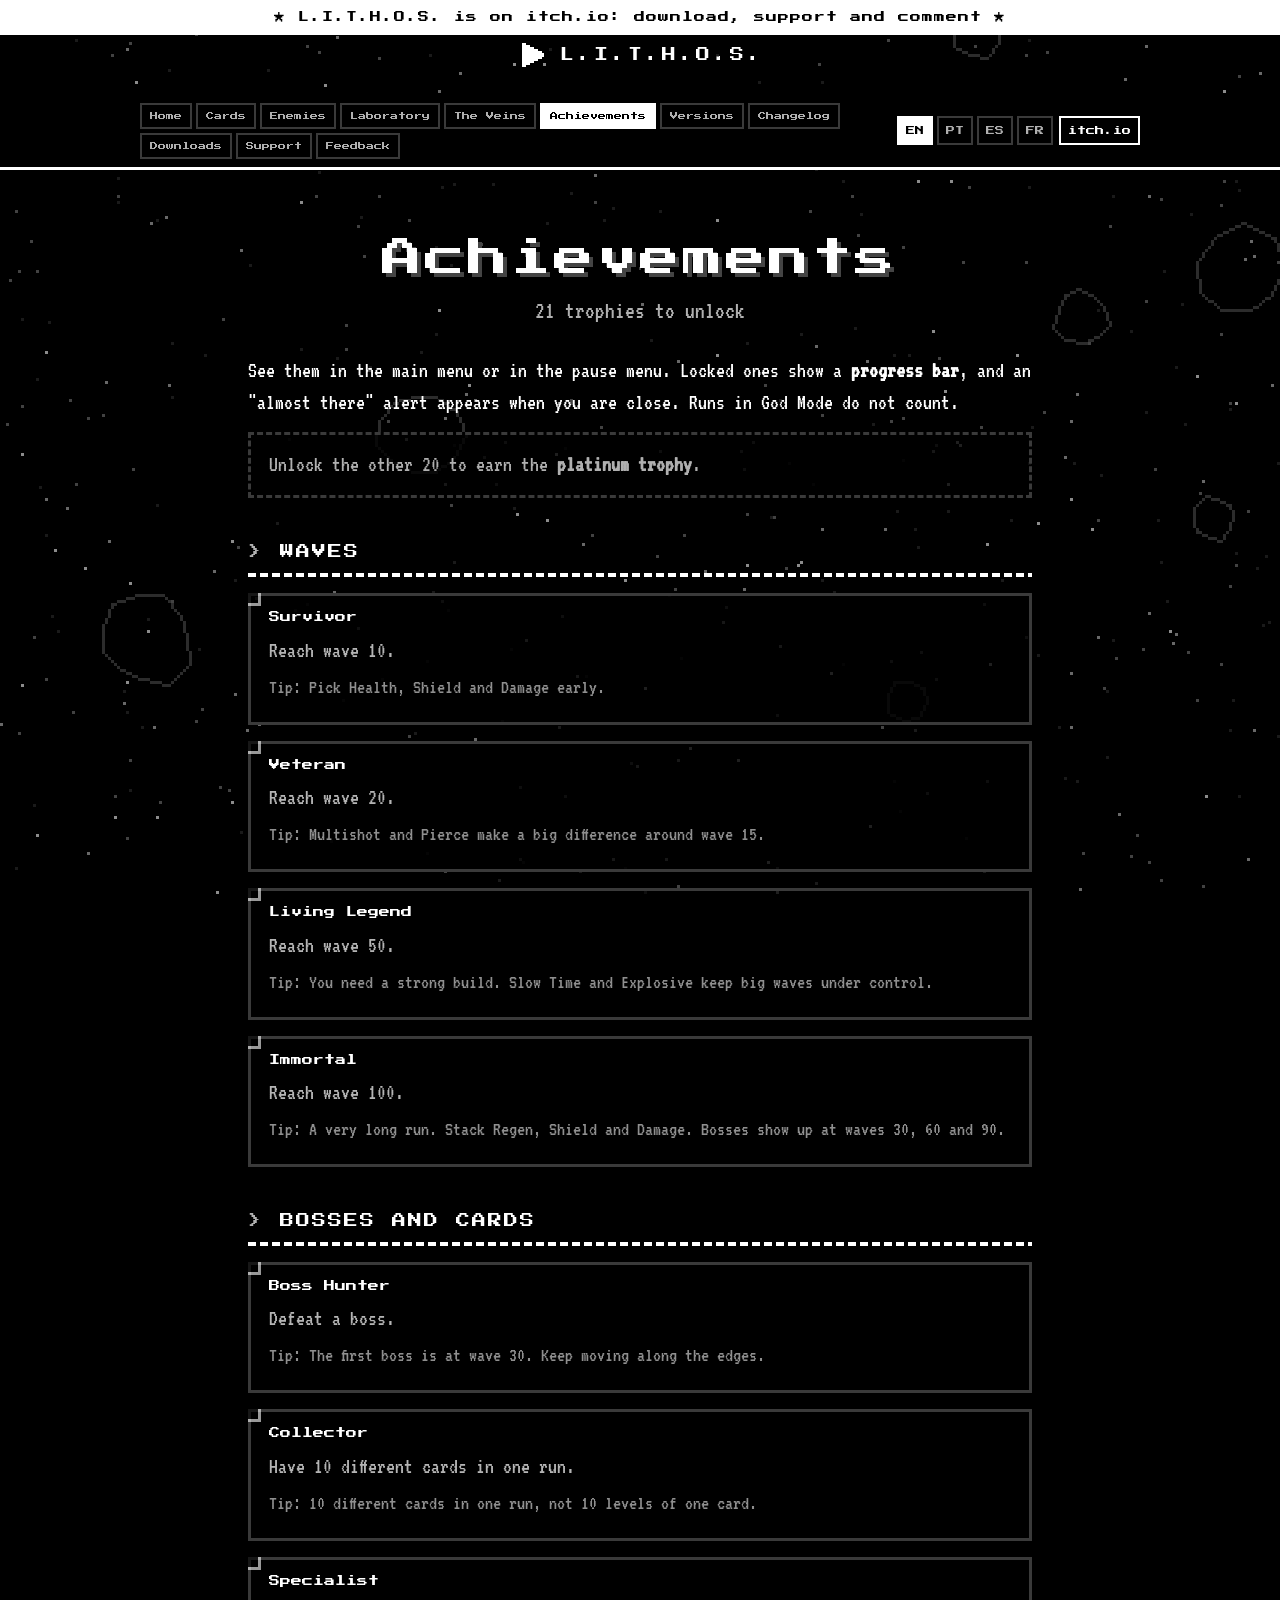
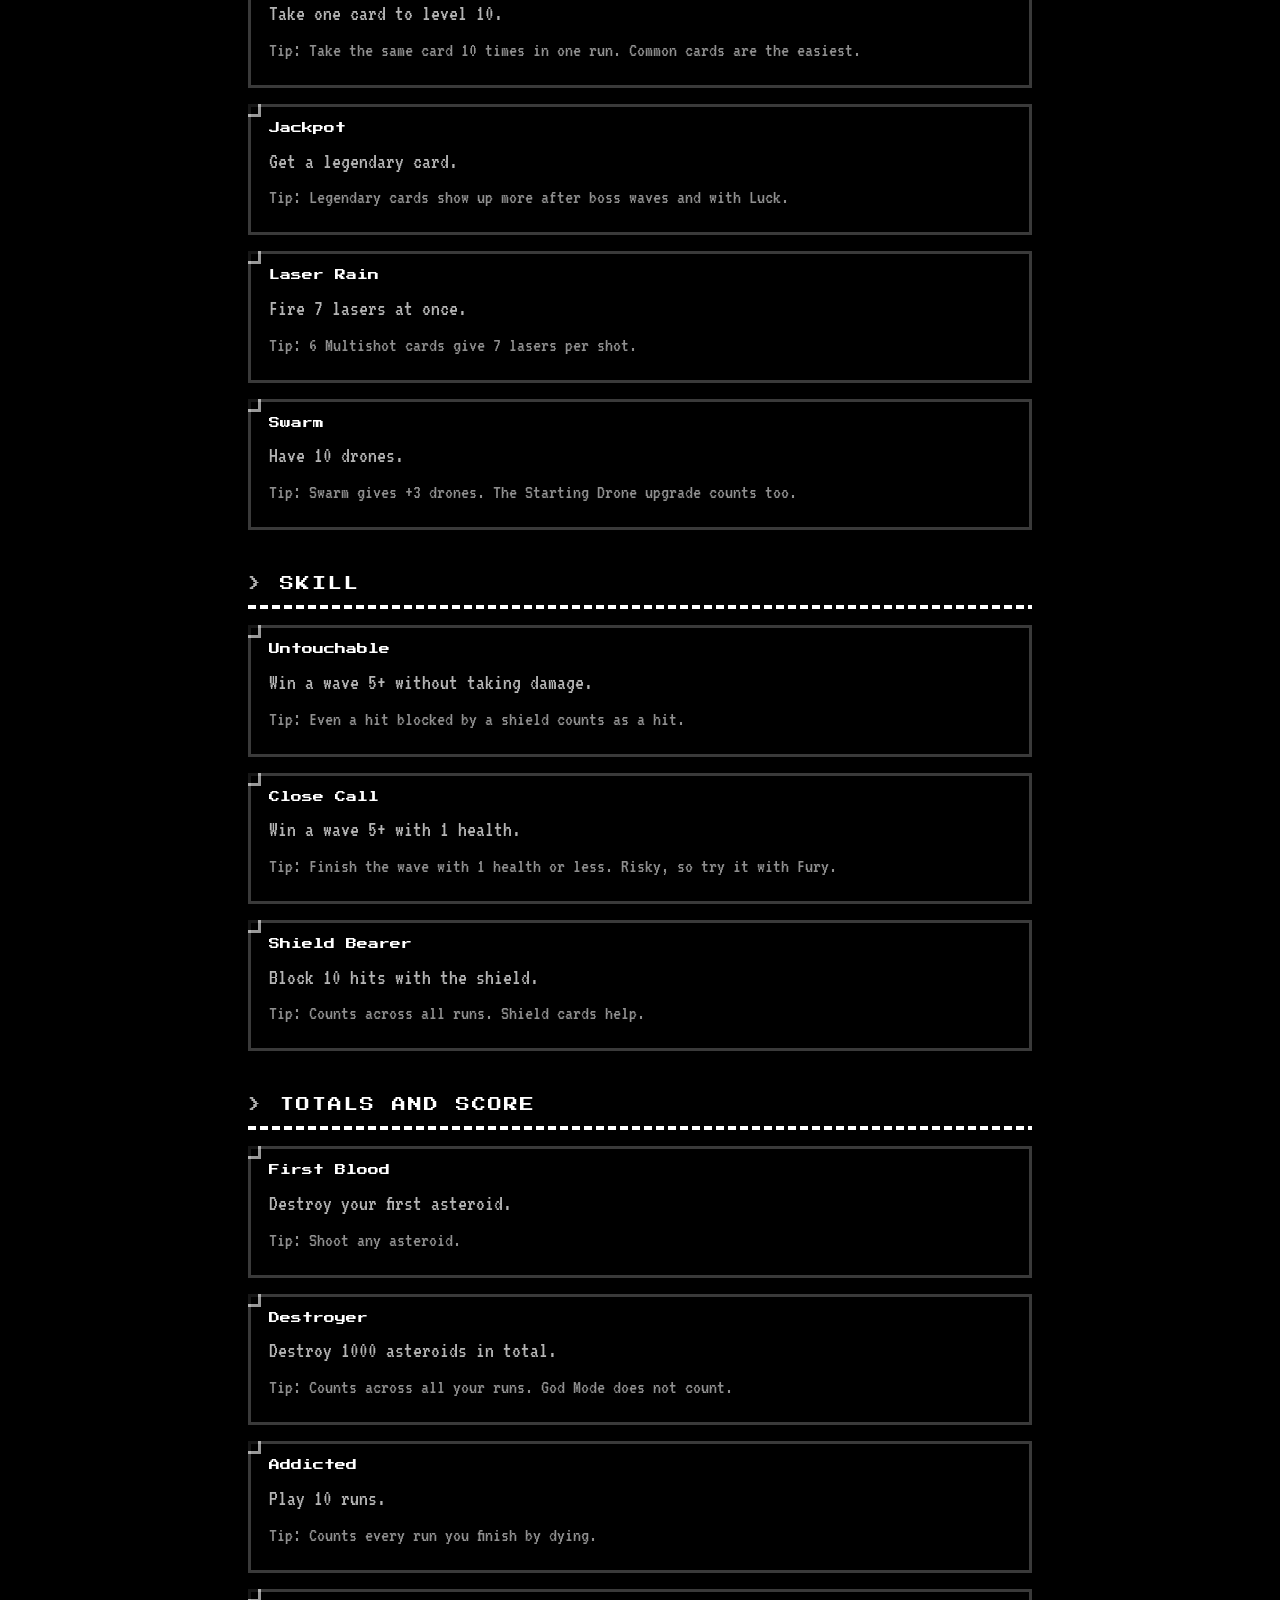
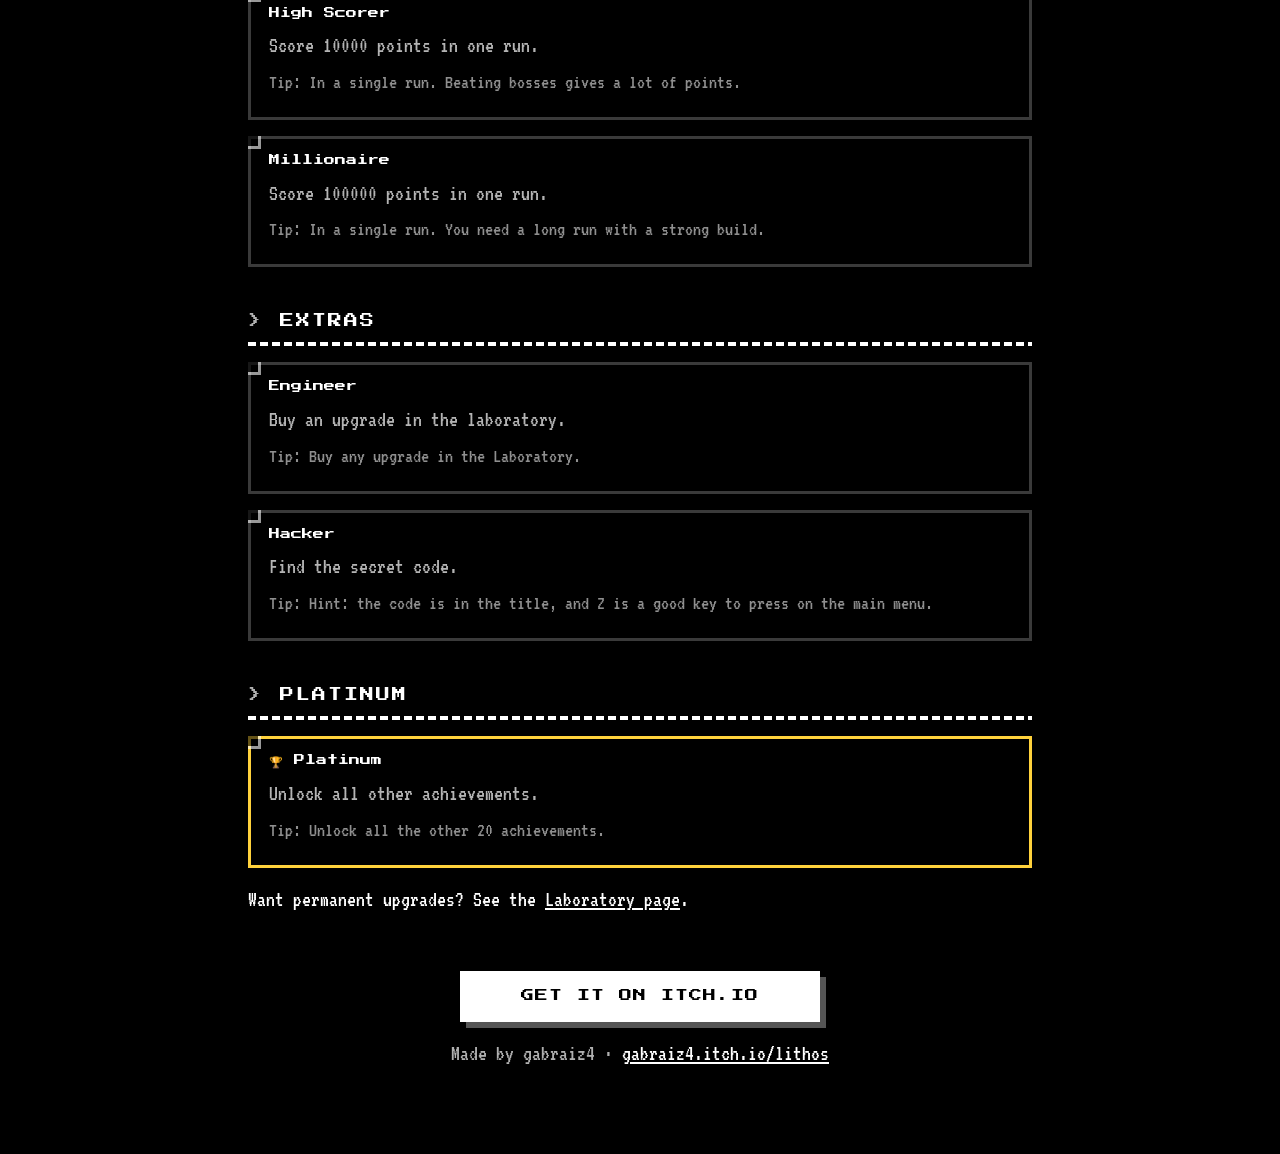
<file: achievements.html>
<!DOCTYPE html>
<html lang="en"><head><meta charset="utf-8">
<meta name="viewport" content="width=device-width,initial-scale=1">
<title>Achievements – L.I.T.H.O.S.</title>
<meta name="description" content="All 21 achievements of L.I.T.H.O.S., with tips on how to unlock each one.">
<link rel="preconnect" href="https://fonts.googleapis.com"><link rel="preconnect" href="https://fonts.gstatic.com" crossorigin>
<link href="https://fonts.googleapis.com/css2?family=Press+Start+2P&family=VT323&display=swap" rel="stylesheet">
<link rel="stylesheet" href="style.css">
<script>(function(){try{var L={"en": "achievements.html", "pt": "pt/achievements.html", "es": "es/achievements.html", "fr": "fr/achievements.html"};var cur="en";var s=localStorage.getItem('siteLang');if(s&&s!==cur&&L[s]&&location.hash!=='#stay'){location.replace(L[s]);}}catch(e){}})();</script>
</head><body>
<canvas id="bg"></canvas>
<a class="itchbar" href="https://gabraiz4.itch.io/lithos">★ L.I.T.H.O.S. is on itch.io: download, support and comment ★</a>
<header class="logo"><a href="index.html"><svg class="ship" viewBox="0 0 16 16" width="32" height="32" shape-rendering="crispEdges" aria-hidden="true"><path fill="#fff" d="M13 7h1v2h-1zM11 6h2v4h-2zM9 5h2v6H9zM7 4h2v8H7zM5 3h2v10H5zM3 2h2v12H3z"/></svg><span>L.I.T.H.O.S.</span></a></header>
<div class="topbar"><div class="topin"><nav class="nav"><a href="index.html">Home</a><a href="cards.html">Cards</a><a href="enemies.html">Enemies</a><a href="lab.html">Laboratory</a><a href="veins.html">The Veins</a><a href="achievements.html" class=on>Achievements</a><a href="versions.html">Versions</a><a href="changelog.html">Changelog</a><a href="downloads.html">Downloads</a><a href="support.html">Support</a><a href="feedback.html">Feedback</a></nav><div class="tools"><span class="lang"><a href="achievements.html" data-l="en" class=cur title="English">EN</a><a href="pt/achievements.html" data-l="pt" title="Português">PT</a><a href="es/achievements.html" data-l="es" title="Español">ES</a><a href="fr/achievements.html" data-l="fr" title="Français">FR</a></span><a class="itchmini" href="https://gabraiz4.itch.io/lithos">itch.io</a></div></div></div>
<main>
<h1>Achievements</h1><p class="sub">21 trophies to unlock</p>
<p>See them in the main menu or in the pause menu. Locked ones show a <b>progress bar</b>, and an "almost there" alert appears when you are close. Runs in God Mode do not count.</p>
<p class="box">Unlock the other 20 to earn the <b>platinum trophy</b>.</p>
<h2>Waves</h2><div class="card ach"><h3>Survivor</h3><p>Reach wave 10.</p><p class="tip">Tip: Pick Health, Shield and Damage early.</p></div>
<div class="card ach"><h3>Veteran</h3><p>Reach wave 20.</p><p class="tip">Tip: Multishot and Pierce make a big difference around wave 15.</p></div>
<div class="card ach"><h3>Living Legend</h3><p>Reach wave 50.</p><p class="tip">Tip: You need a strong build. Slow Time and Explosive keep big waves under control.</p></div>
<div class="card ach"><h3>Immortal</h3><p>Reach wave 100.</p><p class="tip">Tip: A very long run. Stack Regen, Shield and Damage. Bosses show up at waves 30, 60 and 90.</p></div>
<h2>Bosses and cards</h2><div class="card ach"><h3>Boss Hunter</h3><p>Defeat a boss.</p><p class="tip">Tip: The first boss is at wave 30. Keep moving along the edges.</p></div>
<div class="card ach"><h3>Collector</h3><p>Have 10 different cards in one run.</p><p class="tip">Tip: 10 different cards in one run, not 10 levels of one card.</p></div>
<div class="card ach"><h3>Specialist</h3><p>Take one card to level 10.</p><p class="tip">Tip: Take the same card 10 times in one run. Common cards are the easiest.</p></div>
<div class="card ach"><h3>Jackpot</h3><p>Get a legendary card.</p><p class="tip">Tip: Legendary cards show up more after boss waves and with Luck.</p></div>
<div class="card ach"><h3>Laser Rain</h3><p>Fire 7 lasers at once.</p><p class="tip">Tip: 6 Multishot cards give 7 lasers per shot.</p></div>
<div class="card ach"><h3>Swarm</h3><p>Have 10 drones.</p><p class="tip">Tip: Swarm gives +3 drones. The Starting Drone upgrade counts too.</p></div>
<h2>Skill</h2><div class="card ach"><h3>Untouchable</h3><p>Win a wave 5+ without taking damage.</p><p class="tip">Tip: Even a hit blocked by a shield counts as a hit.</p></div>
<div class="card ach"><h3>Close Call</h3><p>Win a wave 5+ with 1 health.</p><p class="tip">Tip: Finish the wave with 1 health or less. Risky, so try it with Fury.</p></div>
<div class="card ach"><h3>Shield Bearer</h3><p>Block 10 hits with the shield.</p><p class="tip">Tip: Counts across all runs. Shield cards help.</p></div>
<h2>Totals and score</h2><div class="card ach"><h3>First Blood</h3><p>Destroy your first asteroid.</p><p class="tip">Tip: Shoot any asteroid.</p></div>
<div class="card ach"><h3>Destroyer</h3><p>Destroy 1000 asteroids in total.</p><p class="tip">Tip: Counts across all your runs. God Mode does not count.</p></div>
<div class="card ach"><h3>Addicted</h3><p>Play 10 runs.</p><p class="tip">Tip: Counts every run you finish by dying.</p></div>
<div class="card ach"><h3>High Scorer</h3><p>Score 10000 points in one run.</p><p class="tip">Tip: In a single run. Beating bosses gives a lot of points.</p></div>
<div class="card ach"><h3>Millionaire</h3><p>Score 100000 points in one run.</p><p class="tip">Tip: In a single run. You need a long run with a strong build.</p></div>
<h2>Extras</h2><div class="card ach"><h3>Engineer</h3><p>Buy an upgrade in the laboratory.</p><p class="tip">Tip: Buy any upgrade in the Laboratory.</p></div>
<div class="card ach"><h3>Hacker</h3><p>Find the secret code.</p><p class="tip">Tip: Hint: the code is in the title, and Z is a good key to press on the main menu.</p></div>
<h2>Platinum</h2><div class="card ach r3"><h3>🏆 Platinum</h3><p>Unlock all other achievements.</p><p class="tip">Tip: Unlock all the other 20 achievements.</p></div>

<p>Want permanent upgrades? See the <a href="lab.html">Laboratory page</a>.</p>
<footer><a class="itchbtn" href="https://gabraiz4.itch.io/lithos">GET IT ON ITCH.IO</a><p>Made by gabraiz4 · <a href="https://gabraiz4.itch.io/lithos">gabraiz4.itch.io/lithos</a></p></footer>
</main>
<script>document.querySelectorAll('.lang a').forEach(function(a){a.addEventListener('click',function(){try{localStorage.setItem('siteLang',a.dataset.l)}catch(e){}})});</script>
<script src="bg.js"></script>
</body></html>
</file>
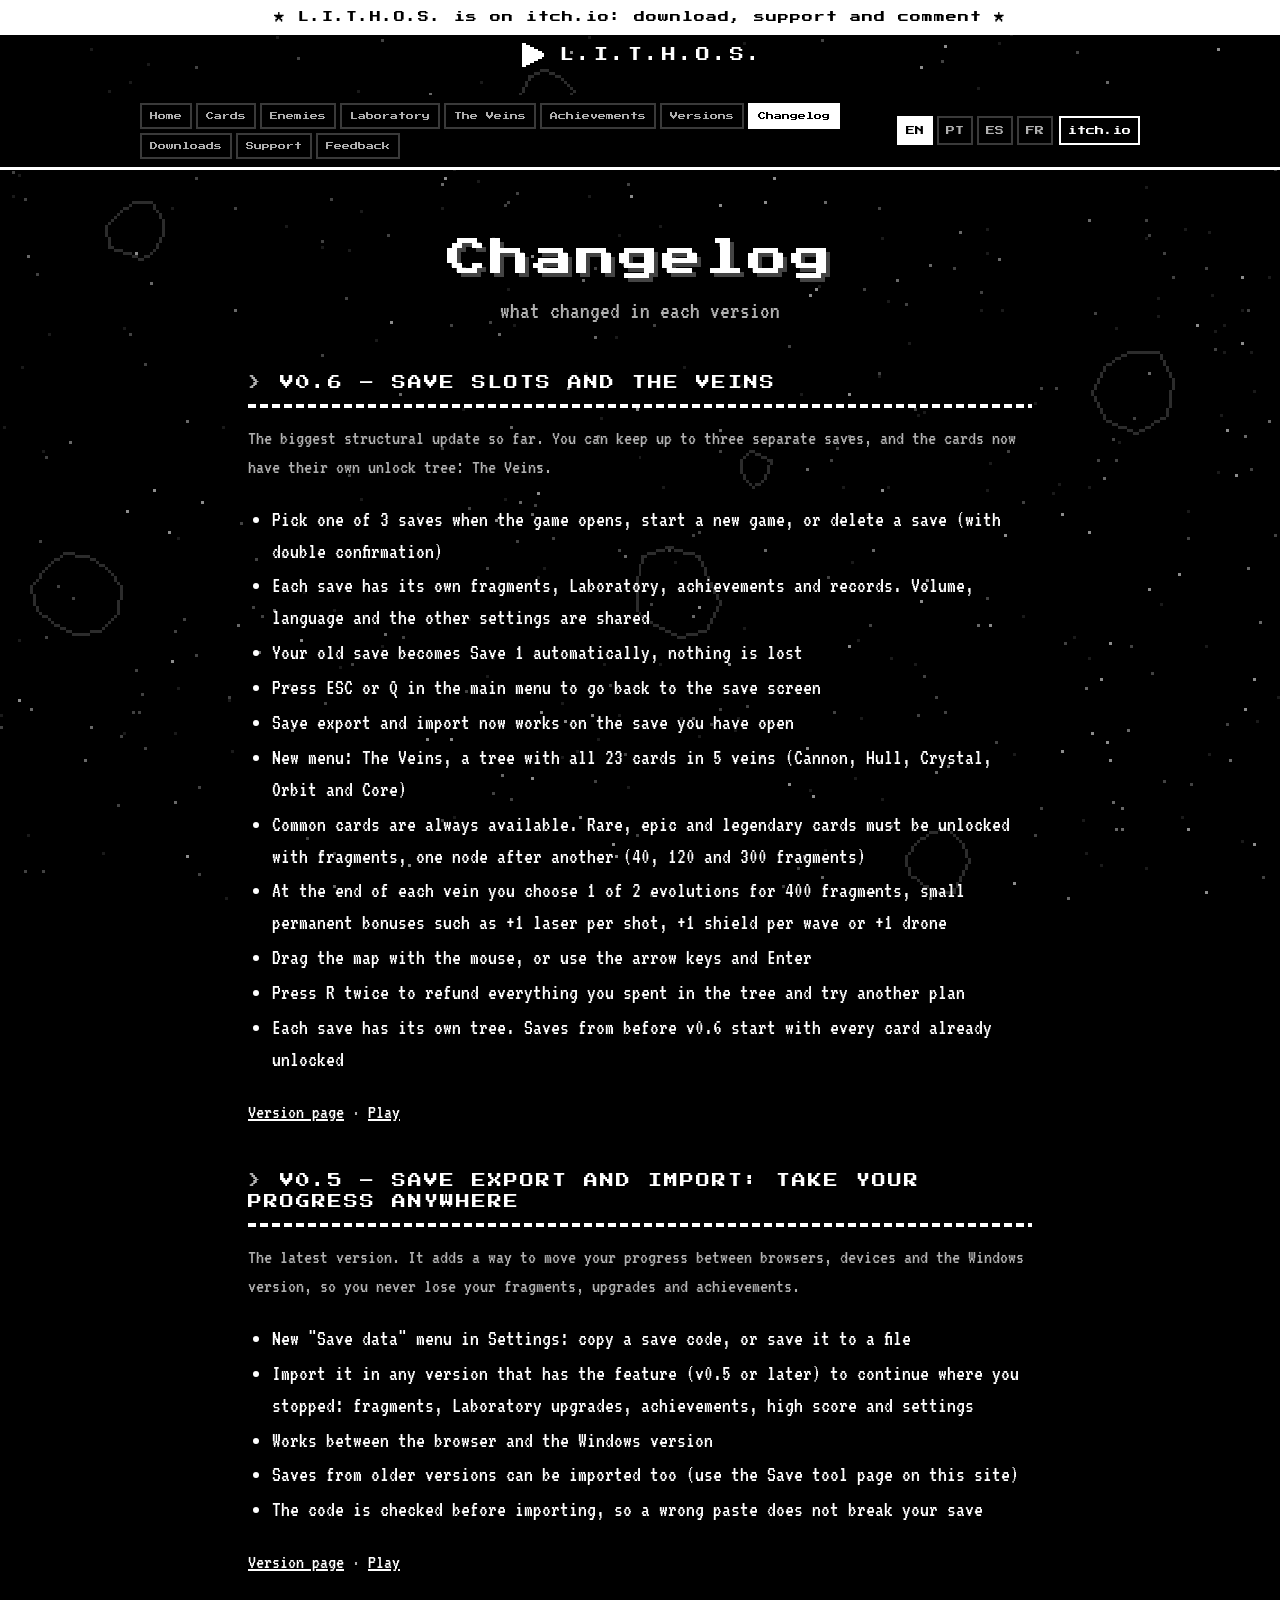
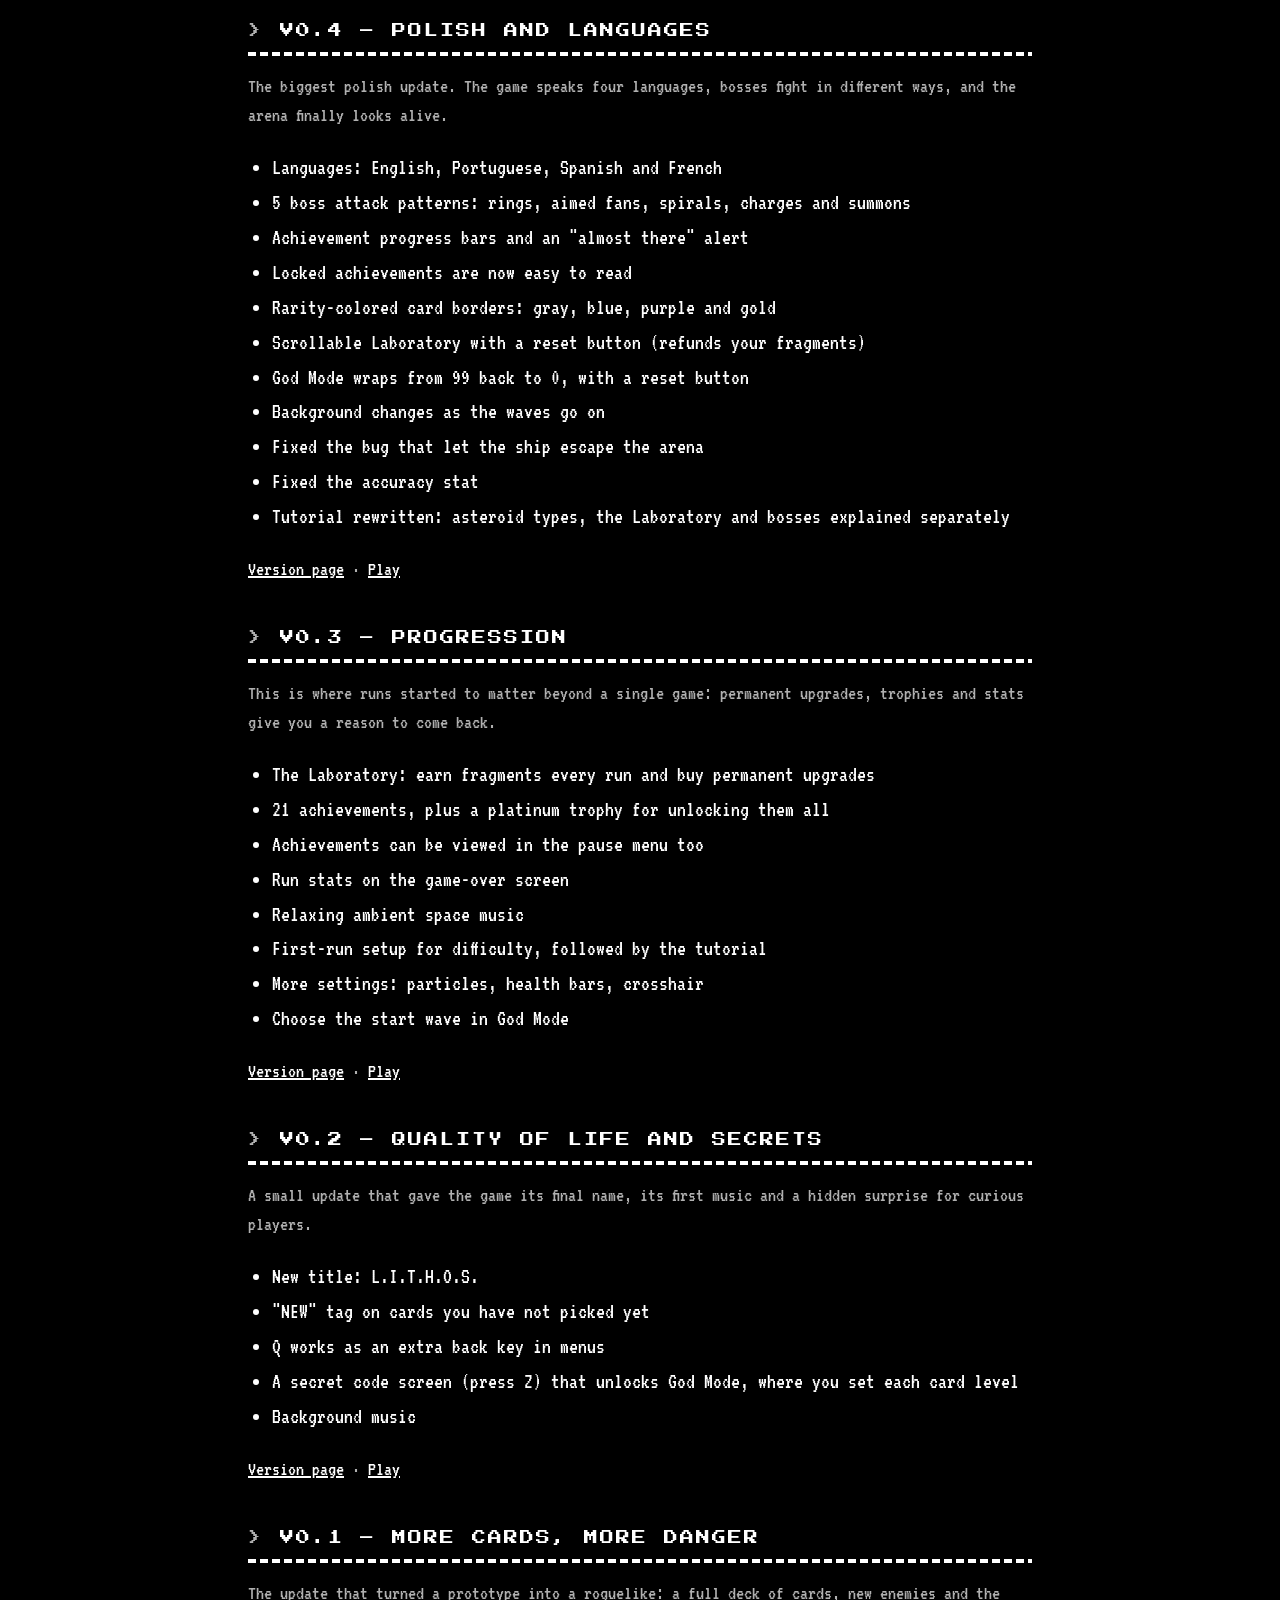
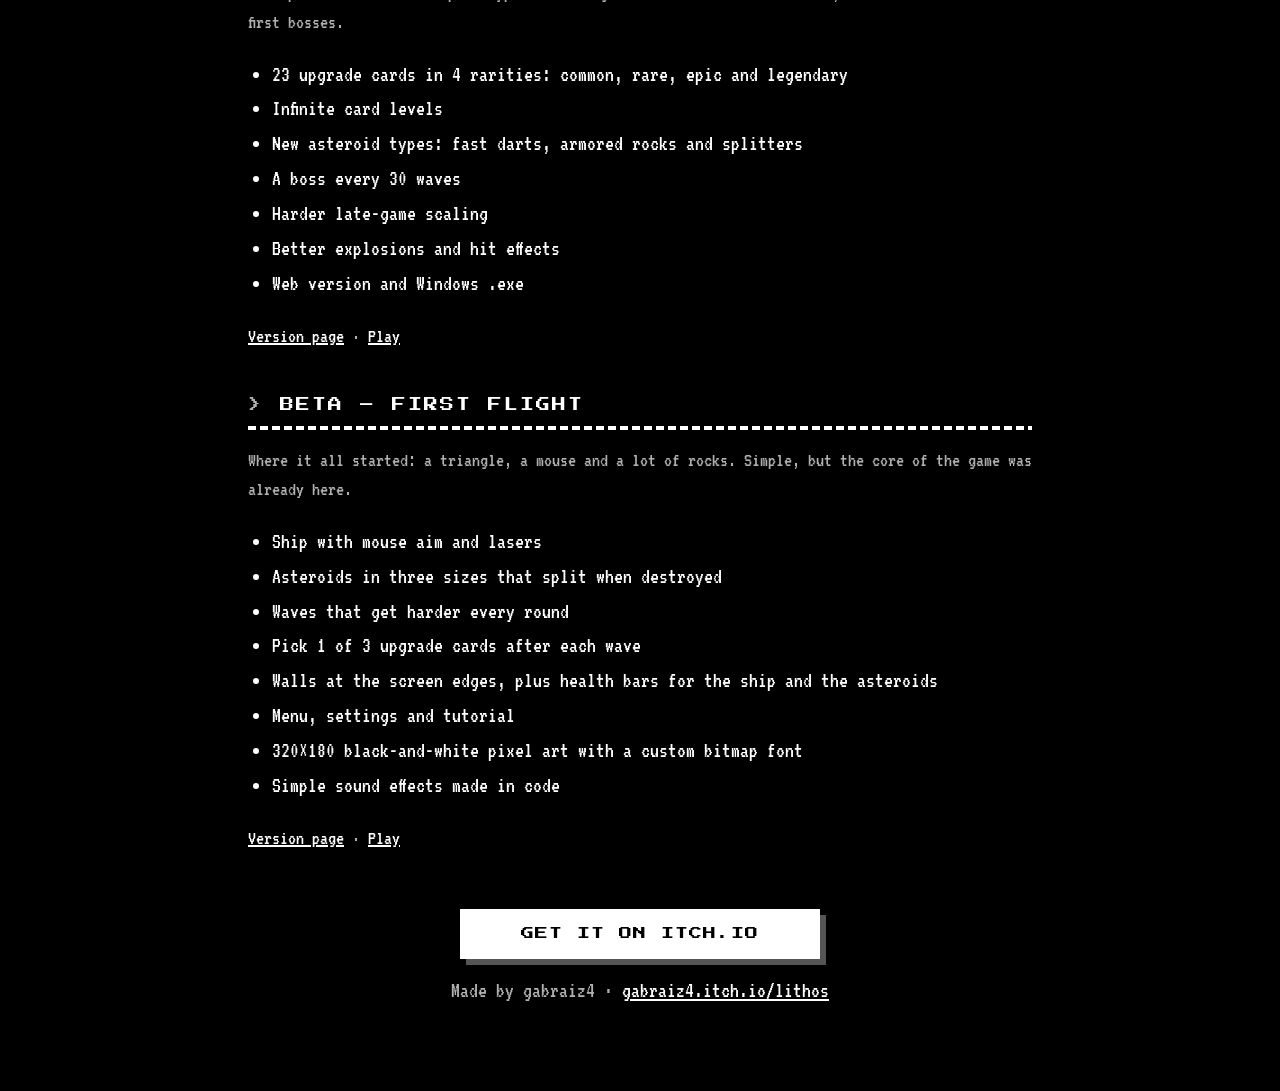
<file: changelog.html>
<!DOCTYPE html>
<html lang="en"><head><meta charset="utf-8">
<meta name="viewport" content="width=device-width,initial-scale=1">
<title>Changelog – L.I.T.H.O.S.</title>
<meta name="description" content="L.I.T.H.O.S. – a black-and-white pixel roguelike space shooter.">
<link rel="preconnect" href="https://fonts.googleapis.com"><link rel="preconnect" href="https://fonts.gstatic.com" crossorigin>
<link href="https://fonts.googleapis.com/css2?family=Press+Start+2P&family=VT323&display=swap" rel="stylesheet">
<link rel="stylesheet" href="style.css">
<script>(function(){try{var L={"en": "changelog.html", "pt": "pt/changelog.html", "es": "es/changelog.html", "fr": "fr/changelog.html"};var cur="en";var s=localStorage.getItem('siteLang');if(s&&s!==cur&&L[s]&&location.hash!=='#stay'){location.replace(L[s]);}}catch(e){}})();</script>
</head><body>
<canvas id="bg"></canvas>
<a class="itchbar" href="https://gabraiz4.itch.io/lithos">★ L.I.T.H.O.S. is on itch.io: download, support and comment ★</a>
<header class="logo"><a href="index.html"><svg class="ship" viewBox="0 0 16 16" width="32" height="32" shape-rendering="crispEdges" aria-hidden="true"><path fill="#fff" d="M13 7h1v2h-1zM11 6h2v4h-2zM9 5h2v6H9zM7 4h2v8H7zM5 3h2v10H5zM3 2h2v12H3z"/></svg><span>L.I.T.H.O.S.</span></a></header>
<div class="topbar"><div class="topin"><nav class="nav"><a href="index.html">Home</a><a href="cards.html">Cards</a><a href="enemies.html">Enemies</a><a href="lab.html">Laboratory</a><a href="veins.html">The Veins</a><a href="achievements.html">Achievements</a><a href="versions.html">Versions</a><a href="changelog.html" class=on>Changelog</a><a href="downloads.html">Downloads</a><a href="support.html">Support</a><a href="feedback.html">Feedback</a></nav><div class="tools"><span class="lang"><a href="changelog.html" data-l="en" class=cur title="English">EN</a><a href="pt/changelog.html" data-l="pt" title="Português">PT</a><a href="es/changelog.html" data-l="es" title="Español">ES</a><a href="fr/changelog.html" data-l="fr" title="Français">FR</a></span><a class="itchmini" href="https://gabraiz4.itch.io/lithos">itch.io</a></div></div></div>
<main>
<h1>Changelog</h1><p class="sub">what changed in each version</p><h2 id="v0.6">v0.6 – Save slots and The Veins</h2><p class="mid">The biggest structural update so far. You can keep up to three separate saves, and the cards now have their own unlock tree: The Veins.</p><ul><li>Pick one of 3 saves when the game opens, start a new game, or delete a save (with double confirmation)</li><li>Each save has its own fragments, Laboratory, achievements and records. Volume, language and the other settings are shared</li><li>Your old save becomes Save 1 automatically, nothing is lost</li><li>Press ESC or Q in the main menu to go back to the save screen</li><li>Save export and import now works on the save you have open</li><li>New menu: The Veins, a tree with all 23 cards in 5 veins (Cannon, Hull, Crystal, Orbit and Core)</li><li>Common cards are always available. Rare, epic and legendary cards must be unlocked with fragments, one node after another (40, 120 and 300 fragments)</li><li>At the end of each vein you choose 1 of 2 evolutions for 400 fragments, small permanent bonuses such as +1 laser per shot, +1 shield per wave or +1 drone</li><li>Drag the map with the mouse, or use the arrow keys and Enter</li><li>Press R twice to refund everything you spent in the tree and try another plan</li><li>Each save has its own tree. Saves from before v0.6 start with every card already unlocked</li></ul><p class="mid"><a href="versions/v0.6.html">Version page</a> · <a href="play/v0.6/index.html">Play</a></p>
<h2 id="v0.5">v0.5 – Save export and import: take your progress anywhere</h2><p class="mid">The latest version. It adds a way to move your progress between browsers, devices and the Windows version, so you never lose your fragments, upgrades and achievements.</p><ul><li>New &quot;Save data&quot; menu in Settings: copy a save code, or save it to a file</li><li>Import it in any version that has the feature (v0.5 or later) to continue where you stopped: fragments, Laboratory upgrades, achievements, high score and settings</li><li>Works between the browser and the Windows version</li><li>Saves from older versions can be imported too (use the Save tool page on this site)</li><li>The code is checked before importing, so a wrong paste does not break your save</li></ul><p class="mid"><a href="versions/v0.5.html">Version page</a> · <a href="play/v0.6/index.html">Play</a></p>
<h2 id="v0.4">v0.4 – Polish and Languages</h2><p class="mid">The biggest polish update. The game speaks four languages, bosses fight in different ways, and the arena finally looks alive.</p><ul><li>Languages: English, Portuguese, Spanish and French</li><li>5 boss attack patterns: rings, aimed fans, spirals, charges and summons</li><li>Achievement progress bars and an &quot;almost there&quot; alert</li><li>Locked achievements are now easy to read</li><li>Rarity-colored card borders: gray, blue, purple and gold</li><li>Scrollable Laboratory with a reset button (refunds your fragments)</li><li>God Mode wraps from 99 back to 0, with a reset button</li><li>Background changes as the waves go on</li><li>Fixed the bug that let the ship escape the arena</li><li>Fixed the accuracy stat</li><li>Tutorial rewritten: asteroid types, the Laboratory and bosses explained separately</li></ul><p class="mid"><a href="versions/v0.4.html">Version page</a> · <a href="play/v0.4/index.html">Play</a></p>
<h2 id="v0.3">v0.3 – Progression</h2><p class="mid">This is where runs started to matter beyond a single game: permanent upgrades, trophies and stats give you a reason to come back.</p><ul><li>The Laboratory: earn fragments every run and buy permanent upgrades</li><li>21 achievements, plus a platinum trophy for unlocking them all</li><li>Achievements can be viewed in the pause menu too</li><li>Run stats on the game-over screen</li><li>Relaxing ambient space music</li><li>First-run setup for difficulty, followed by the tutorial</li><li>More settings: particles, health bars, crosshair</li><li>Choose the start wave in God Mode</li></ul><p class="mid"><a href="versions/v0.3.html">Version page</a> · <a href="play/v0.3/index.html">Play</a></p>
<h2 id="v0.2">v0.2 – Quality of life and secrets</h2><p class="mid">A small update that gave the game its final name, its first music and a hidden surprise for curious players.</p><ul><li>New title: L.I.T.H.O.S.</li><li>&quot;NEW&quot; tag on cards you have not picked yet</li><li>Q works as an extra back key in menus</li><li>A secret code screen (press Z) that unlocks God Mode, where you set each card level</li><li>Background music</li></ul><p class="mid"><a href="versions/v0.2.html">Version page</a> · <a href="play/v0.2/index.html">Play</a></p>
<h2 id="v0.1">v0.1 – More cards, more danger</h2><p class="mid">The update that turned a prototype into a roguelike: a full deck of cards, new enemies and the first bosses.</p><ul><li>23 upgrade cards in 4 rarities: common, rare, epic and legendary</li><li>Infinite card levels</li><li>New asteroid types: fast darts, armored rocks and splitters</li><li>A boss every 30 waves</li><li>Harder late-game scaling</li><li>Better explosions and hit effects</li><li>Web version and Windows .exe</li></ul><p class="mid"><a href="versions/v0.1.html">Version page</a> · <a href="play/v0.1/index.html">Play</a></p>
<h2 id="BETA">Beta – First flight</h2><p class="mid">Where it all started: a triangle, a mouse and a lot of rocks. Simple, but the core of the game was already here.</p><ul><li>Ship with mouse aim and lasers</li><li>Asteroids in three sizes that split when destroyed</li><li>Waves that get harder every round</li><li>Pick 1 of 3 upgrade cards after each wave</li><li>Walls at the screen edges, plus health bars for the ship and the asteroids</li><li>Menu, settings and tutorial</li><li>320×180 black-and-white pixel art with a custom bitmap font</li><li>Simple sound effects made in code</li></ul><p class="mid"><a href="versions/BETA.html">Version page</a> · <a href="play/BETA/index.html">Play</a></p>

<footer><a class="itchbtn" href="https://gabraiz4.itch.io/lithos">GET IT ON ITCH.IO</a><p>Made by gabraiz4 · <a href="https://gabraiz4.itch.io/lithos">gabraiz4.itch.io/lithos</a></p></footer>
</main>
<script>document.querySelectorAll('.lang a').forEach(function(a){a.addEventListener('click',function(){try{localStorage.setItem('siteLang',a.dataset.l)}catch(e){}})});</script>
<script src="bg.js"></script>
</body></html>
</file>
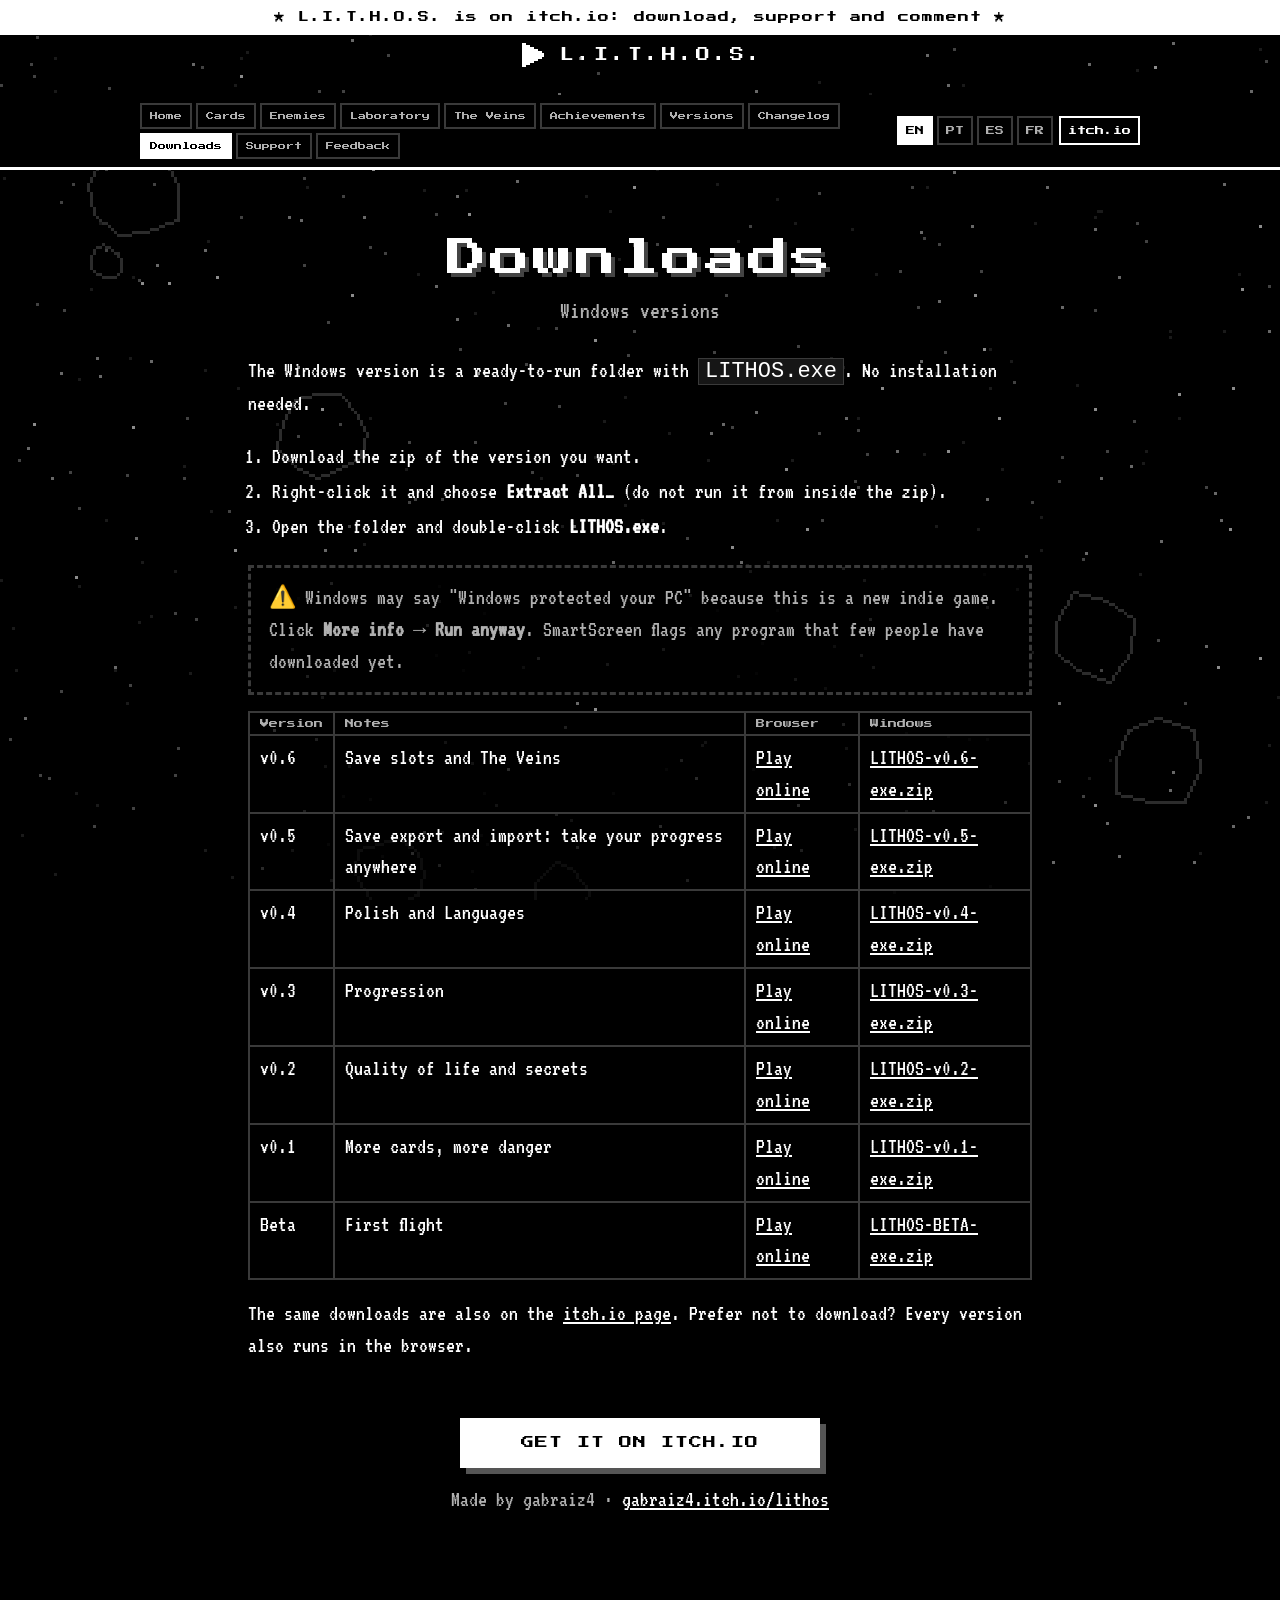
<file: downloads.html>
<!DOCTYPE html>
<html lang="en"><head><meta charset="utf-8">
<meta name="viewport" content="width=device-width,initial-scale=1">
<title>Downloads – L.I.T.H.O.S.</title>
<meta name="description" content="L.I.T.H.O.S. – a black-and-white pixel roguelike space shooter.">
<link rel="preconnect" href="https://fonts.googleapis.com"><link rel="preconnect" href="https://fonts.gstatic.com" crossorigin>
<link href="https://fonts.googleapis.com/css2?family=Press+Start+2P&family=VT323&display=swap" rel="stylesheet">
<link rel="stylesheet" href="style.css">
<script>(function(){try{var L={"en": "downloads.html", "pt": "pt/downloads.html", "es": "es/downloads.html", "fr": "fr/downloads.html"};var cur="en";var s=localStorage.getItem('siteLang');if(s&&s!==cur&&L[s]&&location.hash!=='#stay'){location.replace(L[s]);}}catch(e){}})();</script>
</head><body>
<canvas id="bg"></canvas>
<a class="itchbar" href="https://gabraiz4.itch.io/lithos">★ L.I.T.H.O.S. is on itch.io: download, support and comment ★</a>
<header class="logo"><a href="index.html"><svg class="ship" viewBox="0 0 16 16" width="32" height="32" shape-rendering="crispEdges" aria-hidden="true"><path fill="#fff" d="M13 7h1v2h-1zM11 6h2v4h-2zM9 5h2v6H9zM7 4h2v8H7zM5 3h2v10H5zM3 2h2v12H3z"/></svg><span>L.I.T.H.O.S.</span></a></header>
<div class="topbar"><div class="topin"><nav class="nav"><a href="index.html">Home</a><a href="cards.html">Cards</a><a href="enemies.html">Enemies</a><a href="lab.html">Laboratory</a><a href="veins.html">The Veins</a><a href="achievements.html">Achievements</a><a href="versions.html">Versions</a><a href="changelog.html">Changelog</a><a href="downloads.html" class=on>Downloads</a><a href="support.html">Support</a><a href="feedback.html">Feedback</a></nav><div class="tools"><span class="lang"><a href="downloads.html" data-l="en" class=cur title="English">EN</a><a href="pt/downloads.html" data-l="pt" title="Português">PT</a><a href="es/downloads.html" data-l="es" title="Español">ES</a><a href="fr/downloads.html" data-l="fr" title="Français">FR</a></span><a class="itchmini" href="https://gabraiz4.itch.io/lithos">itch.io</a></div></div></div>
<main>
<h1>Downloads</h1><p class="sub">Windows versions</p>
<p>The Windows version is a ready-to-run folder with <code>LITHOS.exe</code>. No installation needed.</p>
<ol><li>Download the zip of the version you want.</li><li>Right-click it and choose <b>Extract All…</b> (do not run it from inside the zip).</li><li>Open the folder and double-click <b>LITHOS.exe</b>.</li></ol>
<p class="box">⚠️ Windows may say "Windows protected your PC" because this is a new indie game. Click <b>More info → Run anyway</b>. SmartScreen flags any program that few people have downloaded yet.</p>
<table><tr><th>Version</th><th>Notes</th><th>Browser</th><th>Windows</th></tr>
<tr><td>v0.6</td><td>Save slots and The Veins</td><td><a href="play/v0.6/index.html">Play online</a></td><td><a href="https://github.com/gabraiz4br/gabraiz4br.github.io/releases/download/v0.6/LITHOS-v0.6-exe.zip">LITHOS-v0.6-exe.zip</a></td></tr>
<tr><td>v0.5</td><td>Save export and import: take your progress anywhere</td><td><a href="play/v0.6/index.html">Play online</a></td><td><a href="https://github.com/gabraiz4br/gabraiz4br.github.io/releases/download/v0.5/LITHOS-v0.5-exe.zip">LITHOS-v0.5-exe.zip</a></td></tr>
<tr><td>v0.4</td><td>Polish and Languages</td><td><a href="play/v0.4/index.html">Play online</a></td><td><a href="https://github.com/gabraiz4br/gabraiz4br.github.io/releases/download/v0.4/LITHOS-v0.4-exe.zip">LITHOS-v0.4-exe.zip</a></td></tr>
<tr><td>v0.3</td><td>Progression</td><td><a href="play/v0.3/index.html">Play online</a></td><td><a href="https://github.com/gabraiz4br/gabraiz4br.github.io/releases/download/v0.3/LITHOS-v0.3-exe.zip">LITHOS-v0.3-exe.zip</a></td></tr>
<tr><td>v0.2</td><td>Quality of life and secrets</td><td><a href="play/v0.2/index.html">Play online</a></td><td><a href="https://github.com/gabraiz4br/gabraiz4br.github.io/releases/download/v0.2/LITHOS-v0.2-exe.zip">LITHOS-v0.2-exe.zip</a></td></tr>
<tr><td>v0.1</td><td>More cards, more danger</td><td><a href="play/v0.1/index.html">Play online</a></td><td><a href="https://github.com/gabraiz4br/gabraiz4br.github.io/releases/download/v0.1/LITHOS-v0.1-exe.zip">LITHOS-v0.1-exe.zip</a></td></tr>
<tr><td>Beta</td><td>First flight</td><td><a href="play/BETA/index.html">Play online</a></td><td><a href="https://github.com/gabraiz4br/gabraiz4br.github.io/releases/download/BETA/LITHOS-BETA-exe.zip">LITHOS-BETA-exe.zip</a></td></tr>
</table>
<p>The same downloads are also on the <a href="https://gabraiz4.itch.io/lithos">itch.io page</a>. Prefer not to download? Every version also runs in the browser.</p>
<footer><a class="itchbtn" href="https://gabraiz4.itch.io/lithos">GET IT ON ITCH.IO</a><p>Made by gabraiz4 · <a href="https://gabraiz4.itch.io/lithos">gabraiz4.itch.io/lithos</a></p></footer>
</main>
<script>document.querySelectorAll('.lang a').forEach(function(a){a.addEventListener('click',function(){try{localStorage.setItem('siteLang',a.dataset.l)}catch(e){}})});</script>
<script src="bg.js"></script>
</body></html>
</file>
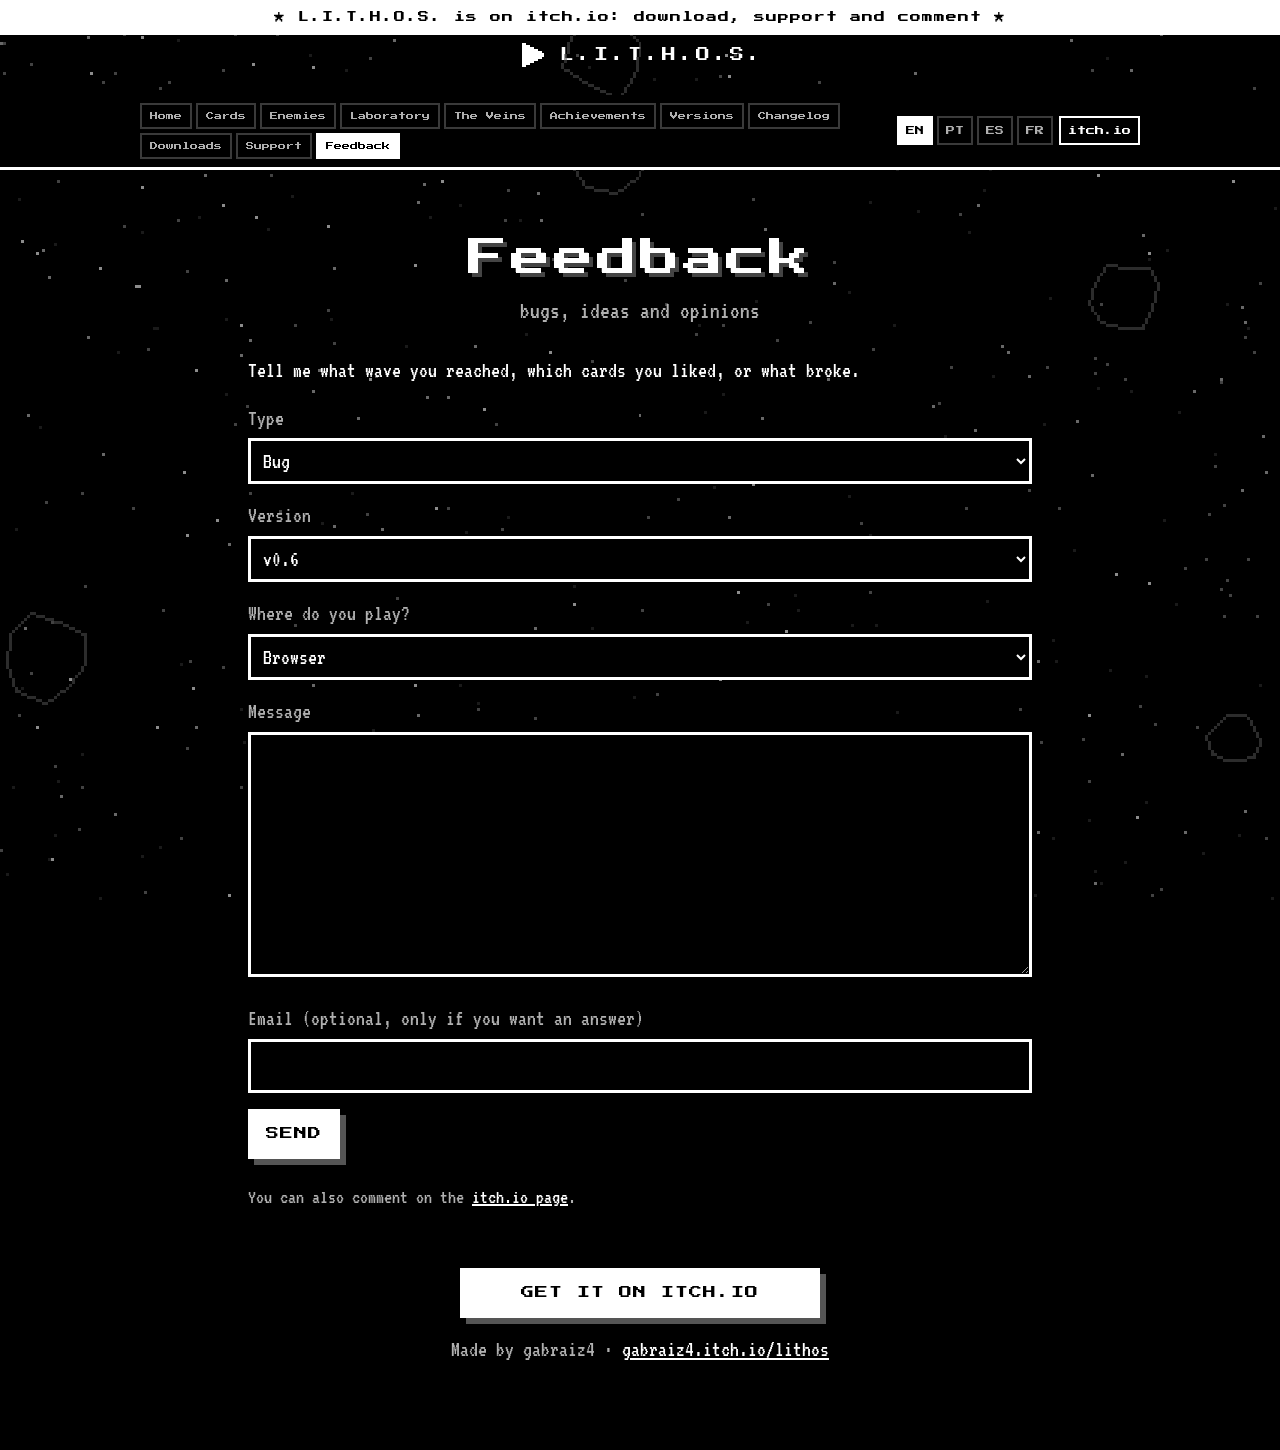
<file: feedback.html>
<!DOCTYPE html>
<html lang="en"><head><meta charset="utf-8">
<meta name="viewport" content="width=device-width,initial-scale=1">
<title>Feedback – L.I.T.H.O.S.</title>
<meta name="description" content="L.I.T.H.O.S. – a black-and-white pixel roguelike space shooter.">
<link rel="preconnect" href="https://fonts.googleapis.com"><link rel="preconnect" href="https://fonts.gstatic.com" crossorigin>
<link href="https://fonts.googleapis.com/css2?family=Press+Start+2P&family=VT323&display=swap" rel="stylesheet">
<link rel="stylesheet" href="style.css">
<script>(function(){try{var L={"en": "feedback.html", "pt": "pt/feedback.html", "es": "es/feedback.html", "fr": "fr/feedback.html"};var cur="en";var s=localStorage.getItem('siteLang');if(s&&s!==cur&&L[s]&&location.hash!=='#stay'){location.replace(L[s]);}}catch(e){}})();</script>
</head><body>
<canvas id="bg"></canvas>
<a class="itchbar" href="https://gabraiz4.itch.io/lithos">★ L.I.T.H.O.S. is on itch.io: download, support and comment ★</a>
<header class="logo"><a href="index.html"><svg class="ship" viewBox="0 0 16 16" width="32" height="32" shape-rendering="crispEdges" aria-hidden="true"><path fill="#fff" d="M13 7h1v2h-1zM11 6h2v4h-2zM9 5h2v6H9zM7 4h2v8H7zM5 3h2v10H5zM3 2h2v12H3z"/></svg><span>L.I.T.H.O.S.</span></a></header>
<div class="topbar"><div class="topin"><nav class="nav"><a href="index.html">Home</a><a href="cards.html">Cards</a><a href="enemies.html">Enemies</a><a href="lab.html">Laboratory</a><a href="veins.html">The Veins</a><a href="achievements.html">Achievements</a><a href="versions.html">Versions</a><a href="changelog.html">Changelog</a><a href="downloads.html">Downloads</a><a href="support.html">Support</a><a href="feedback.html" class=on>Feedback</a></nav><div class="tools"><span class="lang"><a href="feedback.html" data-l="en" class=cur title="English">EN</a><a href="pt/feedback.html" data-l="pt" title="Português">PT</a><a href="es/feedback.html" data-l="es" title="Español">ES</a><a href="fr/feedback.html" data-l="fr" title="Français">FR</a></span><a class="itchmini" href="https://gabraiz4.itch.io/lithos">itch.io</a></div></div></div>
<main>
<h1>Feedback</h1><p class="sub">bugs, ideas and opinions</p>
<p>Tell me what wave you reached, which cards you liked, or what broke.</p>
<form name="feedback" method="POST" action="/thanks.html" data-netlify="true" netlify-honeypot="bot-field">
<input type="hidden" name="form-name" value="feedback">
<p style="display:none"><label>Do not fill this: <input name="bot-field"></label></p>
<label for="type">Type</label><select id="type" name="type"><option>Bug</option><option>Feedback</option><option>Idea</option></select>
<label for="version">Version</label><select id="version" name="version"><option>v0.6</option><option>v0.5</option><option>v0.4</option><option>v0.3</option><option>v0.2</option><option>v0.1</option><option>Beta</option></select>
<label for="platform">Where do you play?</label><select id="platform" name="platform"><option>Browser</option><option>Windows (.exe)</option></select>
<label for="msg">Message</label><textarea id="msg" name="message" rows="7" required></textarea>
<label for="email">Email (optional, only if you want an answer)</label><input id="email" type="email" name="email">
<button type="submit">SEND</button></form>
<p class="mid" style="margin-top:24px">You can also comment on the <a href="https://gabraiz4.itch.io/lithos#comments">itch.io page</a>.</p>
<footer><a class="itchbtn" href="https://gabraiz4.itch.io/lithos">GET IT ON ITCH.IO</a><p>Made by gabraiz4 · <a href="https://gabraiz4.itch.io/lithos">gabraiz4.itch.io/lithos</a></p></footer>
</main>
<script>document.querySelectorAll('.lang a').forEach(function(a){a.addEventListener('click',function(){try{localStorage.setItem('siteLang',a.dataset.l)}catch(e){}})});</script>
<script src="bg.js"></script>
</body></html>
</file>
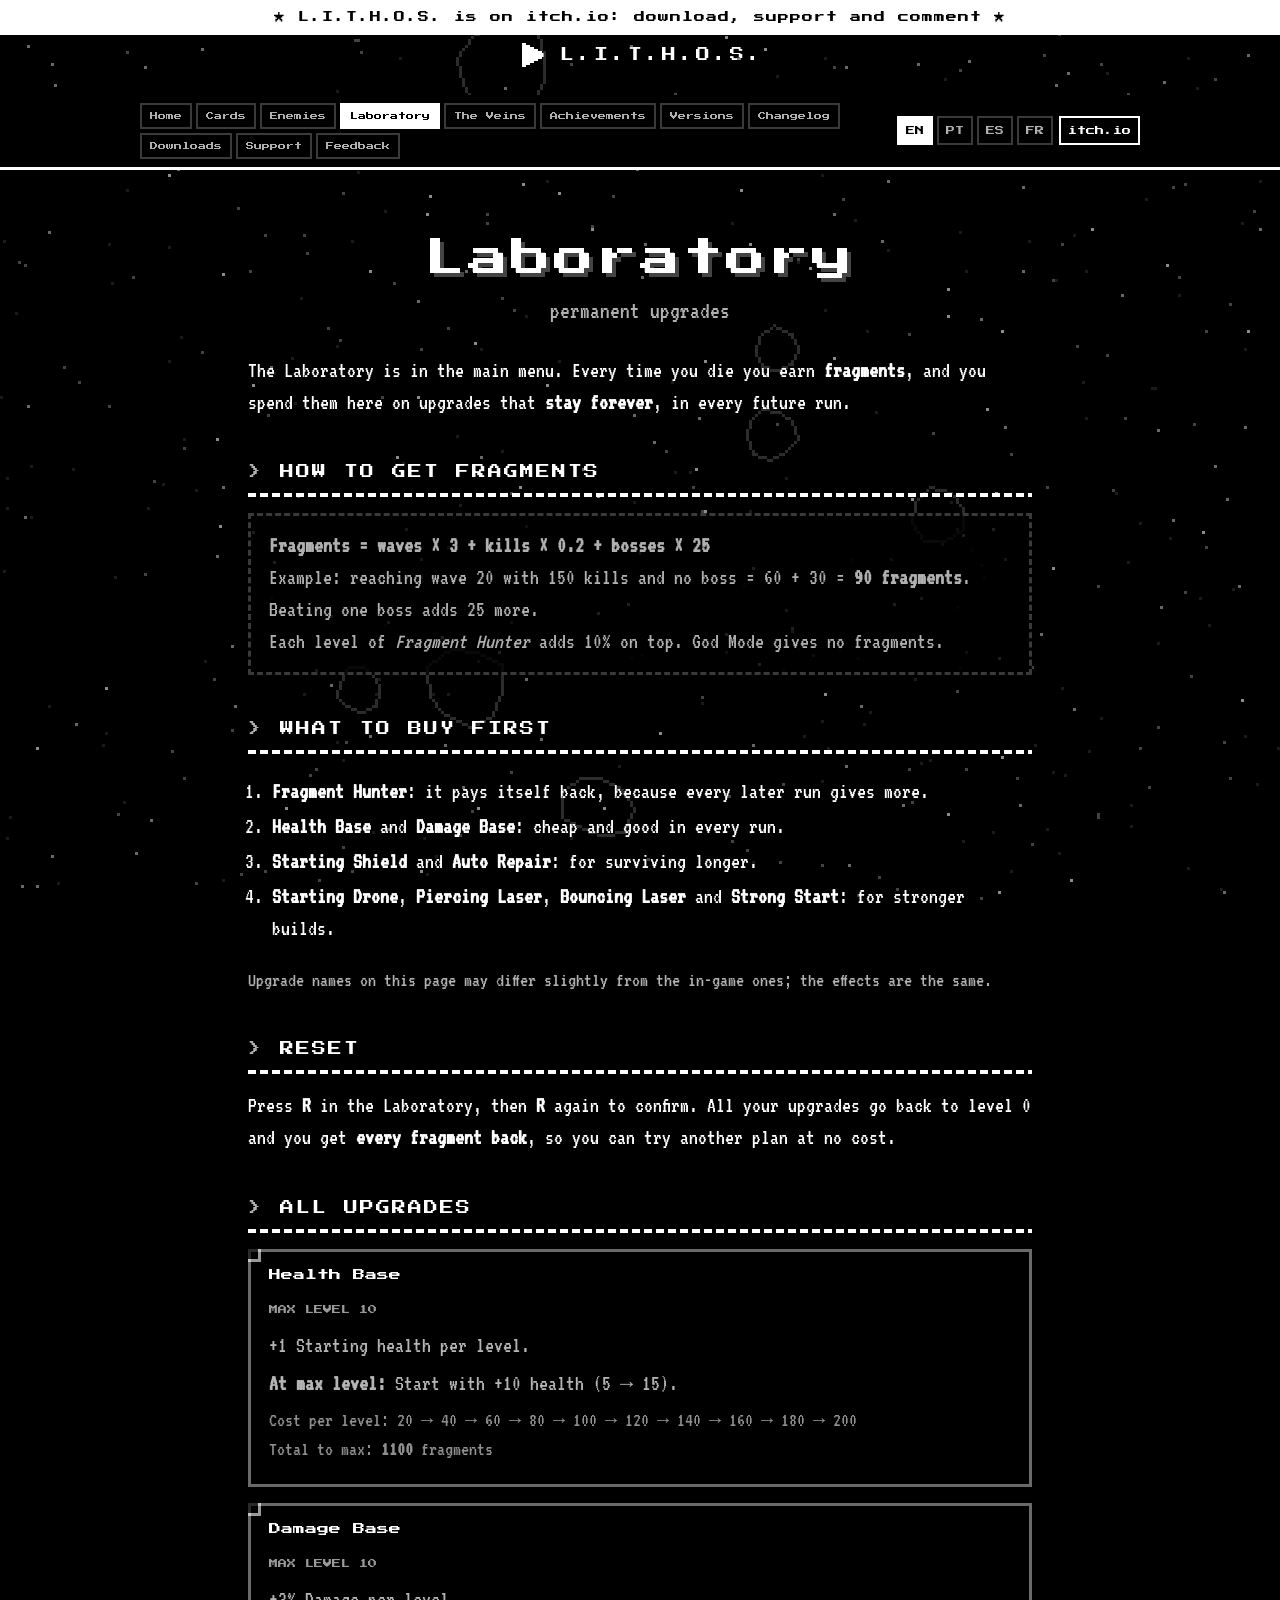
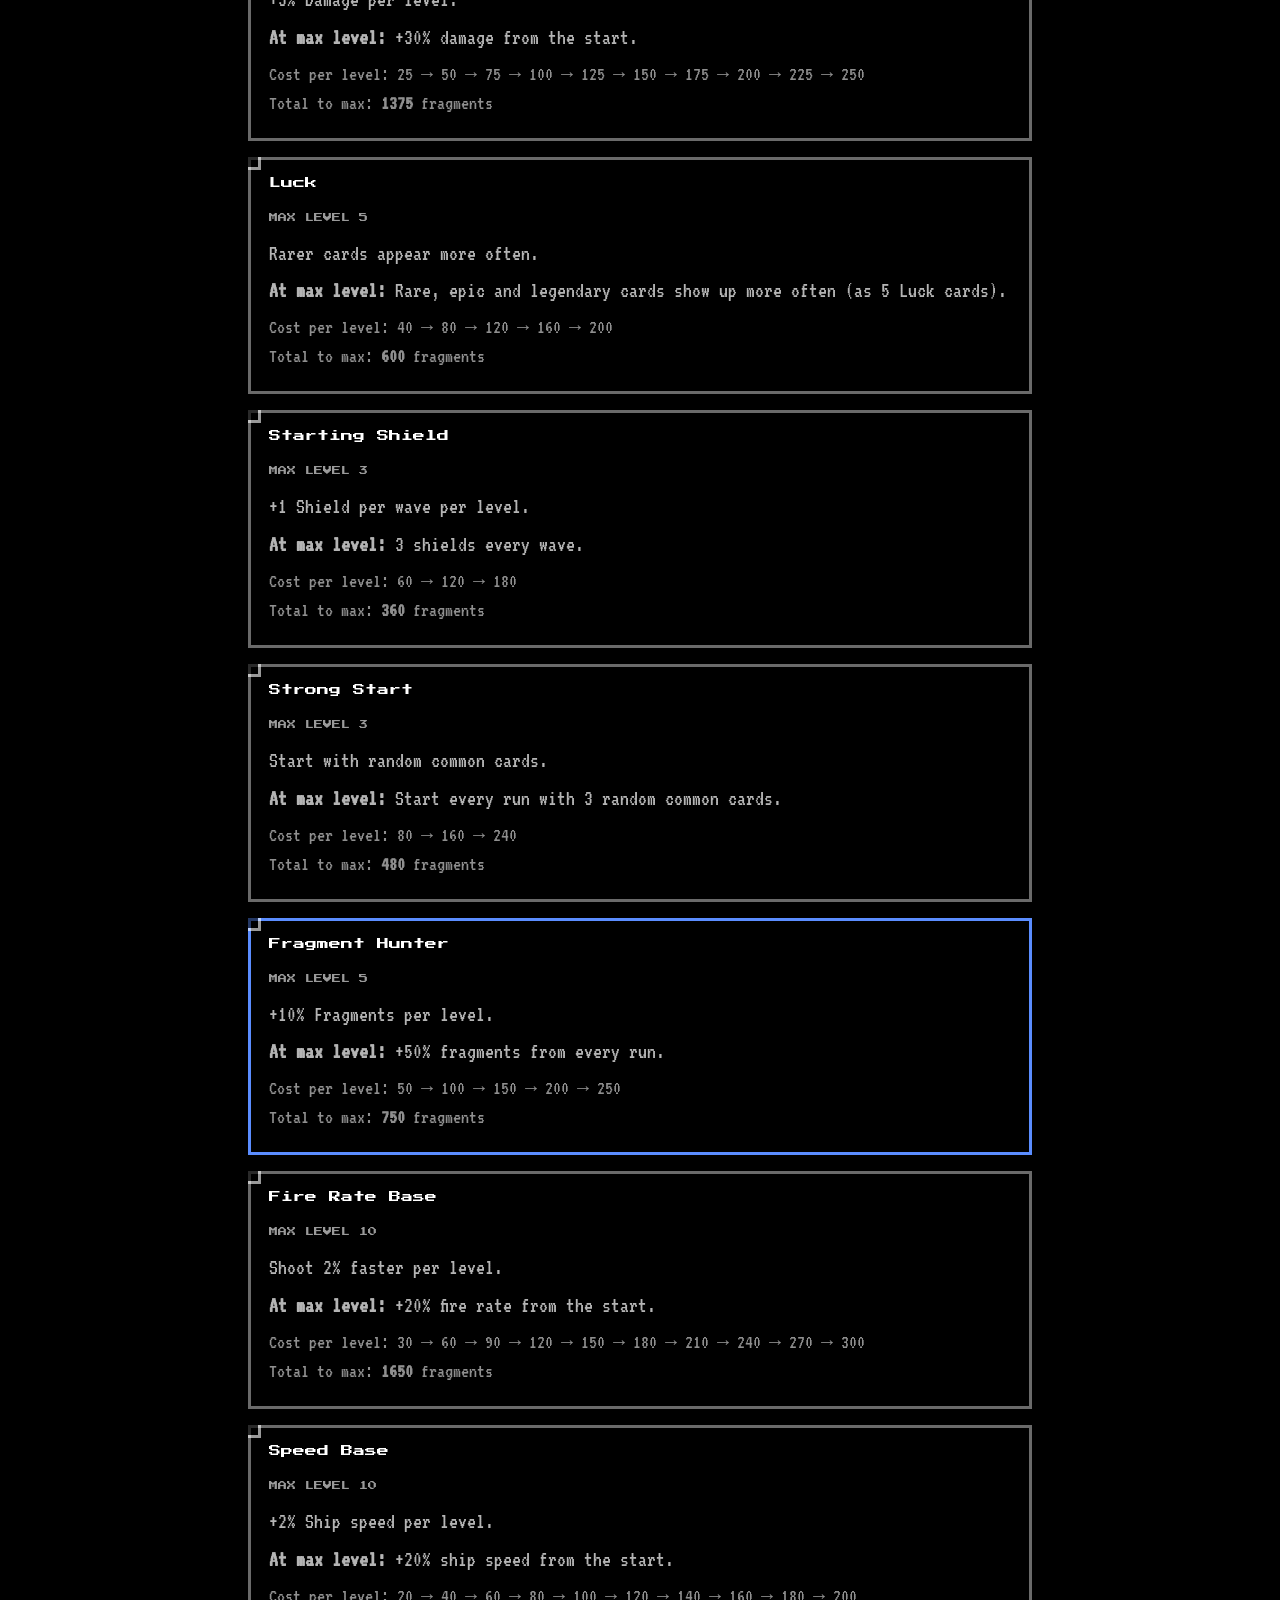
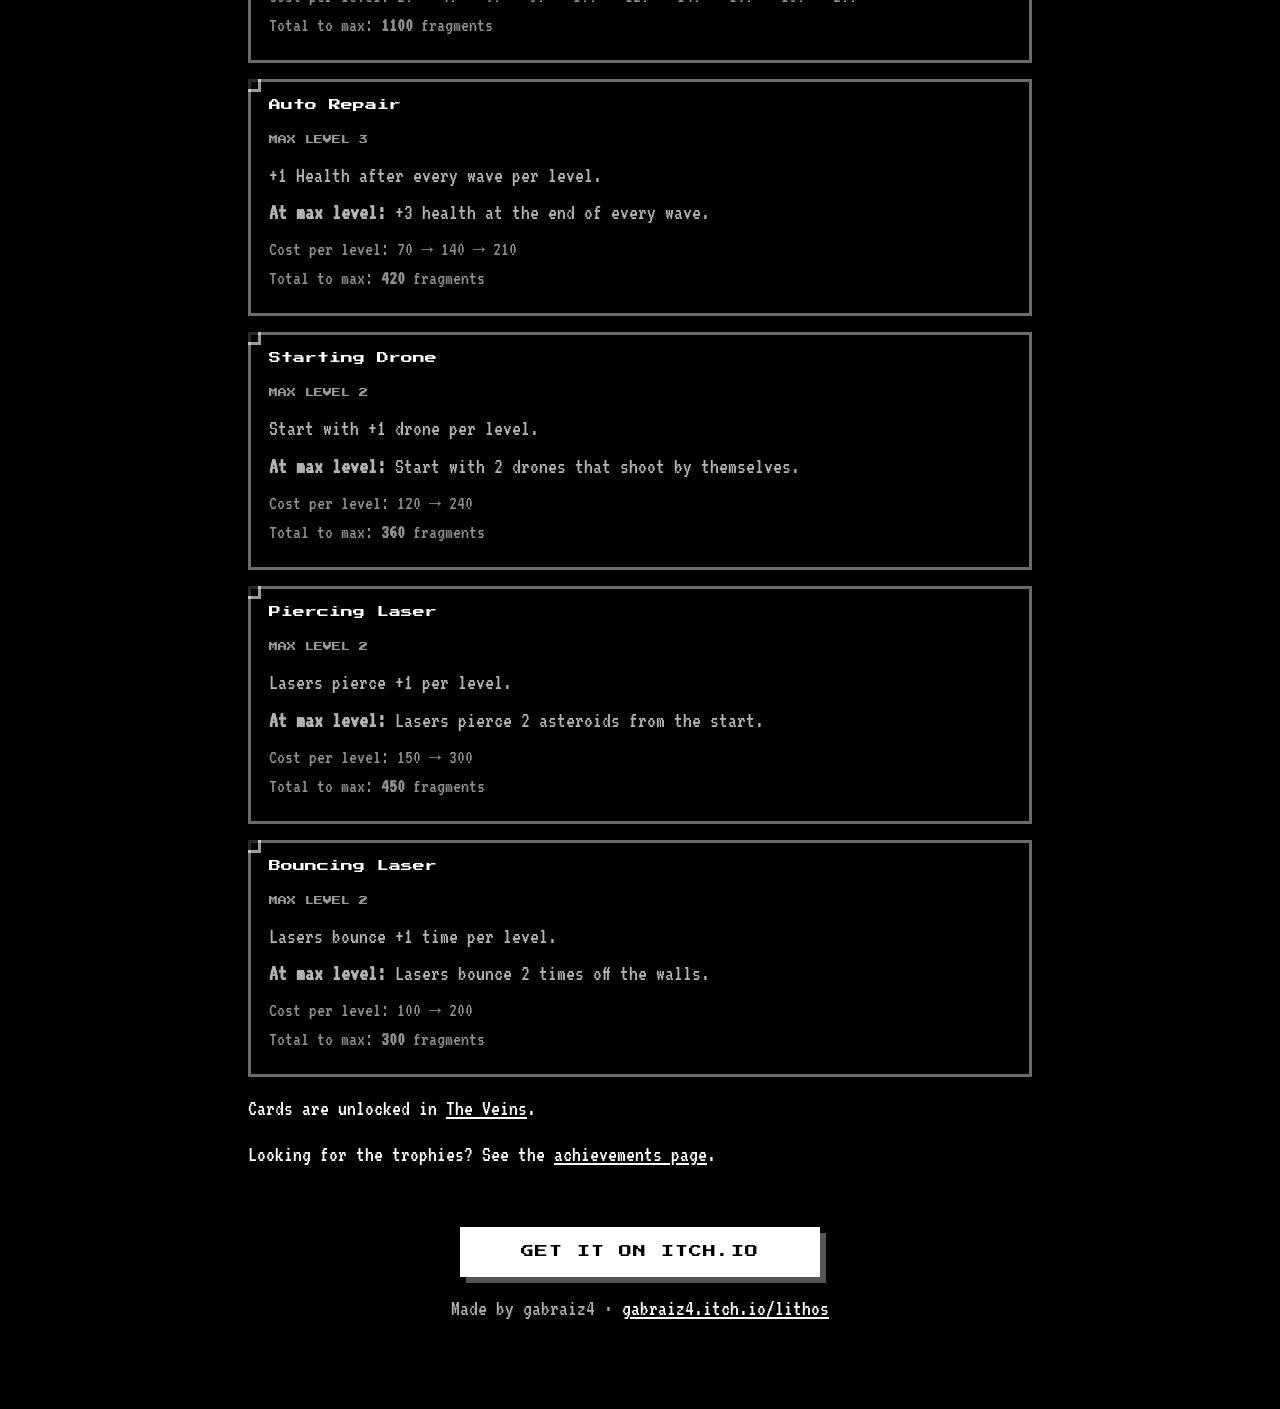
<file: lab.html>
<!DOCTYPE html>
<html lang="en"><head><meta charset="utf-8">
<meta name="viewport" content="width=device-width,initial-scale=1">
<title>Laboratory – L.I.T.H.O.S.</title>
<meta name="description" content="Laboratory upgrades of L.I.T.H.O.S.: effects, costs and what to buy first.">
<link rel="preconnect" href="https://fonts.googleapis.com"><link rel="preconnect" href="https://fonts.gstatic.com" crossorigin>
<link href="https://fonts.googleapis.com/css2?family=Press+Start+2P&family=VT323&display=swap" rel="stylesheet">
<link rel="stylesheet" href="style.css">
<script>(function(){try{var L={"en": "lab.html", "pt": "pt/lab.html", "es": "es/lab.html", "fr": "fr/lab.html"};var cur="en";var s=localStorage.getItem('siteLang');if(s&&s!==cur&&L[s]&&location.hash!=='#stay'){location.replace(L[s]);}}catch(e){}})();</script>
</head><body>
<canvas id="bg"></canvas>
<a class="itchbar" href="https://gabraiz4.itch.io/lithos">★ L.I.T.H.O.S. is on itch.io: download, support and comment ★</a>
<header class="logo"><a href="index.html"><svg class="ship" viewBox="0 0 16 16" width="32" height="32" shape-rendering="crispEdges" aria-hidden="true"><path fill="#fff" d="M13 7h1v2h-1zM11 6h2v4h-2zM9 5h2v6H9zM7 4h2v8H7zM5 3h2v10H5zM3 2h2v12H3z"/></svg><span>L.I.T.H.O.S.</span></a></header>
<div class="topbar"><div class="topin"><nav class="nav"><a href="index.html">Home</a><a href="cards.html">Cards</a><a href="enemies.html">Enemies</a><a href="lab.html" class=on>Laboratory</a><a href="veins.html">The Veins</a><a href="achievements.html">Achievements</a><a href="versions.html">Versions</a><a href="changelog.html">Changelog</a><a href="downloads.html">Downloads</a><a href="support.html">Support</a><a href="feedback.html">Feedback</a></nav><div class="tools"><span class="lang"><a href="lab.html" data-l="en" class=cur title="English">EN</a><a href="pt/lab.html" data-l="pt" title="Português">PT</a><a href="es/lab.html" data-l="es" title="Español">ES</a><a href="fr/lab.html" data-l="fr" title="Français">FR</a></span><a class="itchmini" href="https://gabraiz4.itch.io/lithos">itch.io</a></div></div></div>
<main>
<h1>Laboratory</h1><p class="sub">permanent upgrades</p>
<p>The Laboratory is in the main menu. Every time you die you earn <b>fragments</b>, and you spend them here on upgrades that <b>stay forever</b>, in every future run.</p>
<h2>How to get fragments</h2>
<p class="box"><b>Fragments = waves × 3 + kills × 0.2 + bosses × 25</b><br>Example: reaching wave 20 with 150 kills and no boss = 60 + 30 = <b>90 fragments</b>. Beating one boss adds 25 more.<br>Each level of <i>Fragment Hunter</i> adds 10% on top. God Mode gives no fragments.</p>
<h2>What to buy first</h2>
<ol><li><b>Fragment Hunter</b>: it pays itself back, because every later run gives more.</li>
<li><b>Health Base</b> and <b>Damage Base</b>: cheap and good in every run.</li>
<li><b>Starting Shield</b> and <b>Auto Repair</b>: for surviving longer.</li>
<li><b>Starting Drone</b>, <b>Piercing Laser</b>, <b>Bouncing Laser</b> and <b>Strong Start</b>: for stronger builds.</li></ol>
<p class="mid">Upgrade names on this page may differ slightly from the in-game ones; the effects are the same.</p>
<h2>Reset</h2>
<p>Press <b>R</b> in the Laboratory, then <b>R</b> again to confirm. All your upgrades go back to level 0 and you get <b>every fragment back</b>, so you can try another plan at no cost.</p>
<h2>All upgrades</h2>
<div class="card r0 lab"><h3>Health Base</h3><span class="tag">MAX LEVEL 10</span>
<p>+1 Starting health per level.</p><p><b>At max level:</b> Start with +10 health (5 → 15).</p>
<p class="tip">Cost per level: 20 → 40 → 60 → 80 → 100 → 120 → 140 → 160 → 180 → 200<br>Total to max: <b>1100</b> fragments</p></div>
<div class="card r0 lab"><h3>Damage Base</h3><span class="tag">MAX LEVEL 10</span>
<p>+3% Damage per level.</p><p><b>At max level:</b> +30% damage from the start.</p>
<p class="tip">Cost per level: 25 → 50 → 75 → 100 → 125 → 150 → 175 → 200 → 225 → 250<br>Total to max: <b>1375</b> fragments</p></div>
<div class="card r0 lab"><h3>Luck</h3><span class="tag">MAX LEVEL 5</span>
<p>Rarer cards appear more often.</p><p><b>At max level:</b> Rare, epic and legendary cards show up more often (as 5 Luck cards).</p>
<p class="tip">Cost per level: 40 → 80 → 120 → 160 → 200<br>Total to max: <b>600</b> fragments</p></div>
<div class="card r0 lab"><h3>Starting Shield</h3><span class="tag">MAX LEVEL 3</span>
<p>+1 Shield per wave per level.</p><p><b>At max level:</b> 3 shields every wave.</p>
<p class="tip">Cost per level: 60 → 120 → 180<br>Total to max: <b>360</b> fragments</p></div>
<div class="card r0 lab"><h3>Strong Start</h3><span class="tag">MAX LEVEL 3</span>
<p>Start with random common cards.</p><p><b>At max level:</b> Start every run with 3 random common cards.</p>
<p class="tip">Cost per level: 80 → 160 → 240<br>Total to max: <b>480</b> fragments</p></div>
<div class="card r1 lab"><h3>Fragment Hunter</h3><span class="tag">MAX LEVEL 5</span>
<p>+10% Fragments per level.</p><p><b>At max level:</b> +50% fragments from every run.</p>
<p class="tip">Cost per level: 50 → 100 → 150 → 200 → 250<br>Total to max: <b>750</b> fragments</p></div>
<div class="card r0 lab"><h3>Fire Rate Base</h3><span class="tag">MAX LEVEL 10</span>
<p>Shoot 2% faster per level.</p><p><b>At max level:</b> +20% fire rate from the start.</p>
<p class="tip">Cost per level: 30 → 60 → 90 → 120 → 150 → 180 → 210 → 240 → 270 → 300<br>Total to max: <b>1650</b> fragments</p></div>
<div class="card r0 lab"><h3>Speed Base</h3><span class="tag">MAX LEVEL 10</span>
<p>+2% Ship speed per level.</p><p><b>At max level:</b> +20% ship speed from the start.</p>
<p class="tip">Cost per level: 20 → 40 → 60 → 80 → 100 → 120 → 140 → 160 → 180 → 200<br>Total to max: <b>1100</b> fragments</p></div>
<div class="card r0 lab"><h3>Auto Repair</h3><span class="tag">MAX LEVEL 3</span>
<p>+1 Health after every wave per level.</p><p><b>At max level:</b> +3 health at the end of every wave.</p>
<p class="tip">Cost per level: 70 → 140 → 210<br>Total to max: <b>420</b> fragments</p></div>
<div class="card r0 lab"><h3>Starting Drone</h3><span class="tag">MAX LEVEL 2</span>
<p>Start with +1 drone per level.</p><p><b>At max level:</b> Start with 2 drones that shoot by themselves.</p>
<p class="tip">Cost per level: 120 → 240<br>Total to max: <b>360</b> fragments</p></div>
<div class="card r0 lab"><h3>Piercing Laser</h3><span class="tag">MAX LEVEL 2</span>
<p>Lasers pierce +1 per level.</p><p><b>At max level:</b> Lasers pierce 2 asteroids from the start.</p>
<p class="tip">Cost per level: 150 → 300<br>Total to max: <b>450</b> fragments</p></div>
<div class="card r0 lab"><h3>Bouncing Laser</h3><span class="tag">MAX LEVEL 2</span>
<p>Lasers bounce +1 time per level.</p><p><b>At max level:</b> Lasers bounce 2 times off the walls.</p>
<p class="tip">Cost per level: 100 → 200<br>Total to max: <b>300</b> fragments</p></div>

<p>Cards are unlocked in <a href="veins.html">The Veins</a>.</p>
<p>Looking for the trophies? See the <a href="achievements.html">achievements page</a>.</p>
<footer><a class="itchbtn" href="https://gabraiz4.itch.io/lithos">GET IT ON ITCH.IO</a><p>Made by gabraiz4 · <a href="https://gabraiz4.itch.io/lithos">gabraiz4.itch.io/lithos</a></p></footer>
</main>
<script>document.querySelectorAll('.lang a').forEach(function(a){a.addEventListener('click',function(){try{localStorage.setItem('siteLang',a.dataset.l)}catch(e){}})});</script>
<script src="bg.js"></script>
</body></html>
</file>
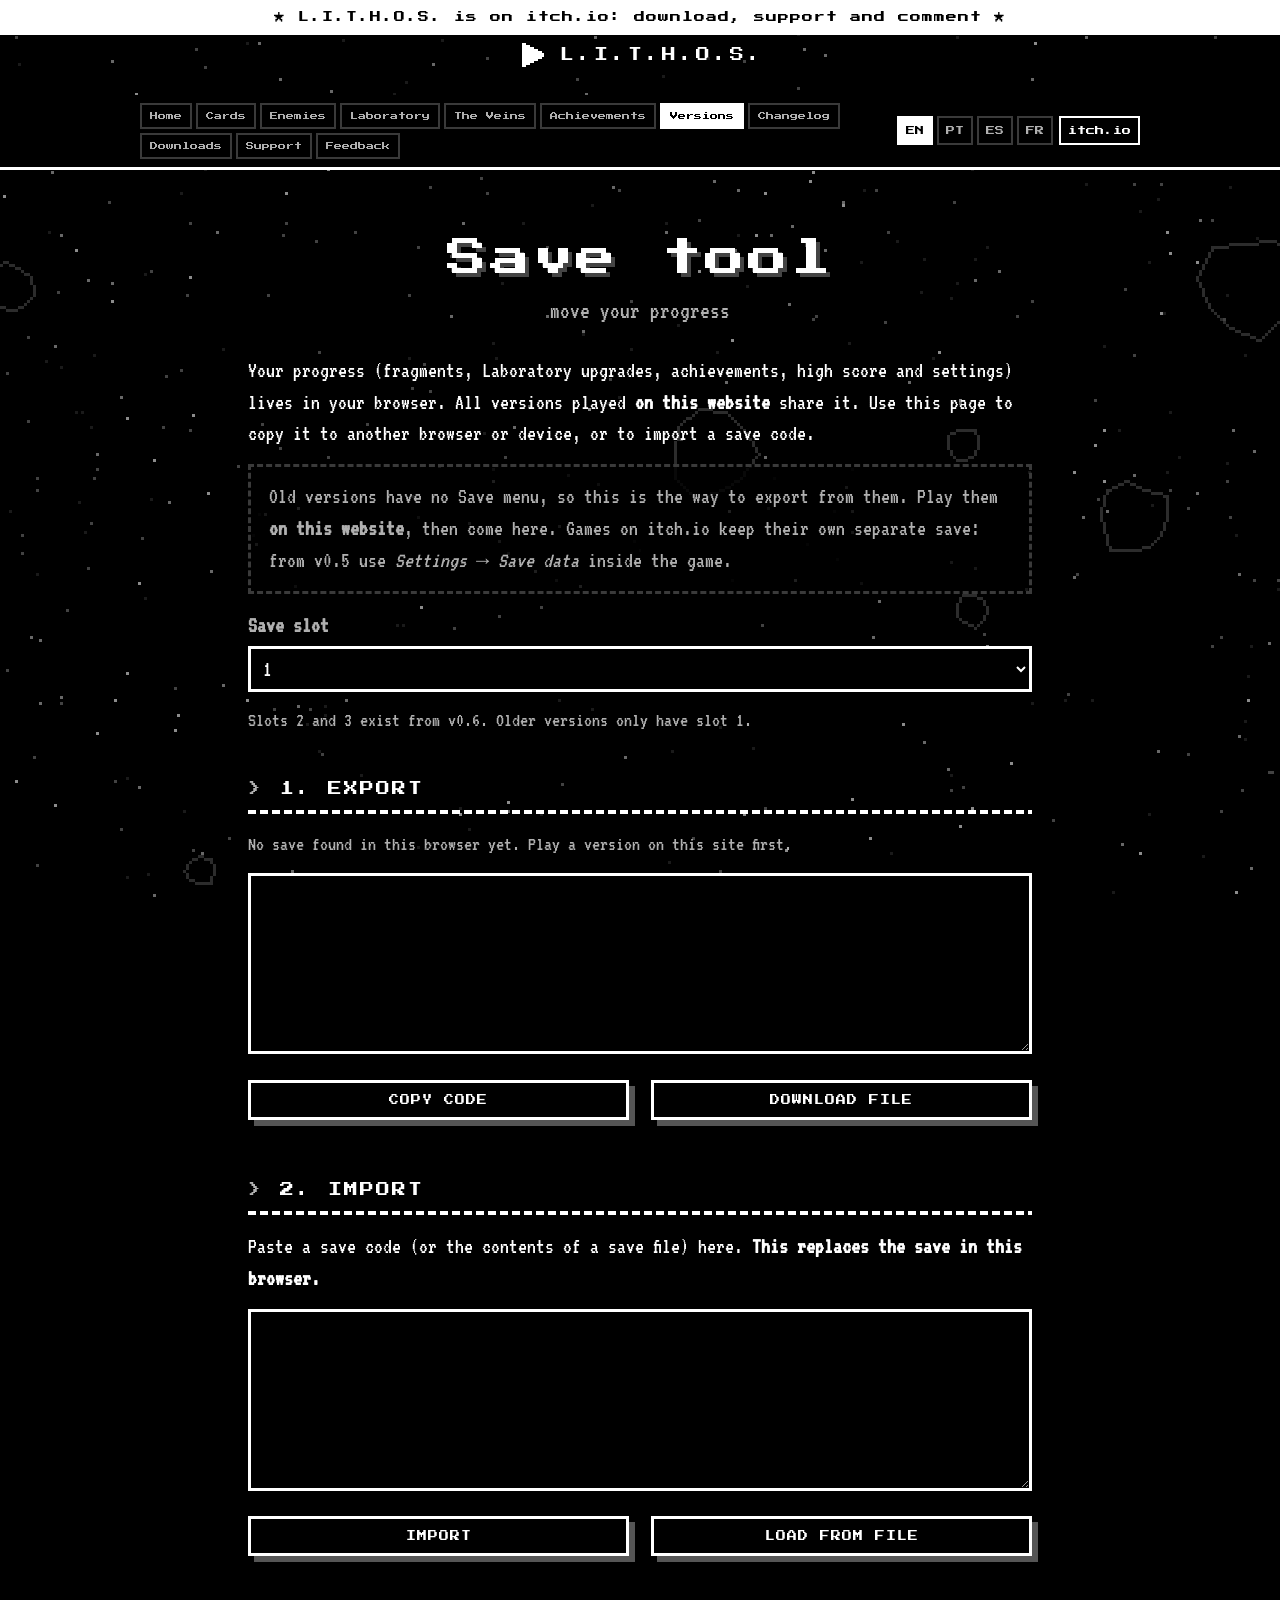
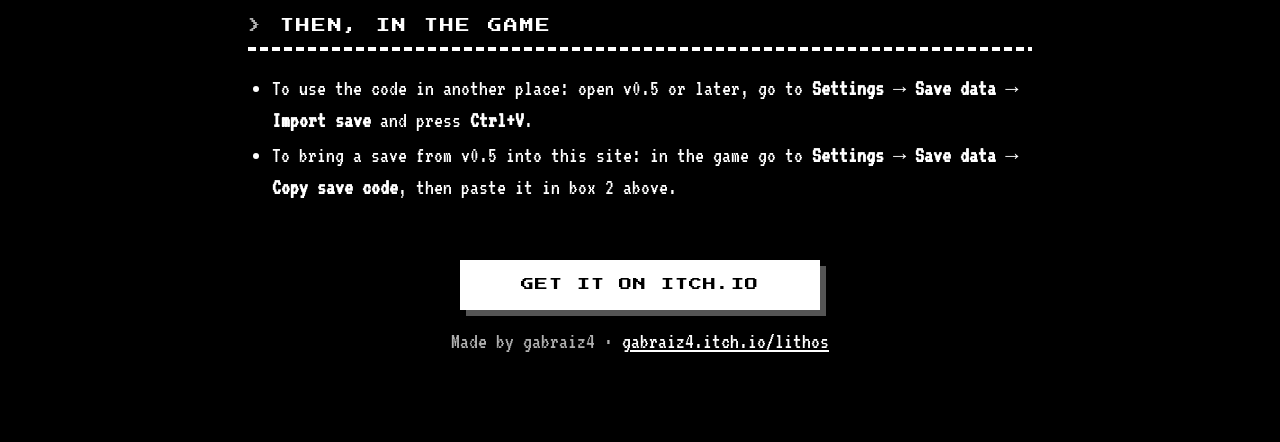
<file: save.html>
<!DOCTYPE html>
<html lang="en"><head><meta charset="utf-8">
<meta name="viewport" content="width=device-width,initial-scale=1">
<title>Save tool – L.I.T.H.O.S.</title>
<meta name="description" content="L.I.T.H.O.S. – a black-and-white pixel roguelike space shooter.">
<link rel="preconnect" href="https://fonts.googleapis.com"><link rel="preconnect" href="https://fonts.gstatic.com" crossorigin>
<link href="https://fonts.googleapis.com/css2?family=Press+Start+2P&family=VT323&display=swap" rel="stylesheet">
<link rel="stylesheet" href="style.css">
<script>(function(){try{var L={"en": "save.html", "pt": "pt/save.html", "es": "es/save.html", "fr": "fr/save.html"};var cur="en";var s=localStorage.getItem('siteLang');if(s&&s!==cur&&L[s]&&location.hash!=='#stay'){location.replace(L[s]);}}catch(e){}})();</script>
</head><body>
<canvas id="bg"></canvas>
<a class="itchbar" href="https://gabraiz4.itch.io/lithos">★ L.I.T.H.O.S. is on itch.io: download, support and comment ★</a>
<header class="logo"><a href="index.html"><svg class="ship" viewBox="0 0 16 16" width="32" height="32" shape-rendering="crispEdges" aria-hidden="true"><path fill="#fff" d="M13 7h1v2h-1zM11 6h2v4h-2zM9 5h2v6H9zM7 4h2v8H7zM5 3h2v10H5zM3 2h2v12H3z"/></svg><span>L.I.T.H.O.S.</span></a></header>
<div class="topbar"><div class="topin"><nav class="nav"><a href="index.html">Home</a><a href="cards.html">Cards</a><a href="enemies.html">Enemies</a><a href="lab.html">Laboratory</a><a href="veins.html">The Veins</a><a href="achievements.html">Achievements</a><a href="versions.html" class=on>Versions</a><a href="changelog.html">Changelog</a><a href="downloads.html">Downloads</a><a href="support.html">Support</a><a href="feedback.html">Feedback</a></nav><div class="tools"><span class="lang"><a href="save.html" data-l="en" class=cur title="English">EN</a><a href="pt/save.html" data-l="pt" title="Português">PT</a><a href="es/save.html" data-l="es" title="Español">ES</a><a href="fr/save.html" data-l="fr" title="Français">FR</a></span><a class="itchmini" href="https://gabraiz4.itch.io/lithos">itch.io</a></div></div></div>
<main>
<h1>Save tool</h1><p class="sub">move your progress</p>
<p>Your progress (fragments, Laboratory upgrades, achievements, high score and settings) lives in your browser. All versions played <b>on this website</b> share it. Use this page to copy it to another browser or device, or to import a save code.</p>
<p class="box">Old versions have no Save menu, so this is the way to export from them. Play them <b>on this website</b>, then come here. Games on itch.io keep their own separate save: from v0.5 use <i>Settings → Save data</i> inside the game.</p>
<p><label for="sv-slot"><b>Save slot</b></label> <select id="sv-slot"><option value="1">1</option><option value="2">2</option><option value="3">3</option></select></p>
<p class="mid">Slots 2 and 3 exist from v0.6. Older versions only have slot 1.</p>
<h2>1. Export</h2>
<p id="sv-none" class="mid" style="display:none">No save found in this browser yet. Play a version on this site first.</p>
<textarea id="sv-out" rows="5" readonly></textarea>
<div class="row"><button id="sv-copy" type="button">COPY CODE</button><button id="sv-dl" type="button">DOWNLOAD FILE</button></div>
<h2>2. Import</h2>
<p>Paste a save code (or the contents of a save file) here. <b>This replaces the save in this browser.</b></p>
<textarea id="sv-in" rows="5"></textarea>
<div class="row"><button id="sv-imp" type="button">IMPORT</button><button id="sv-file" type="button">LOAD FROM FILE</button></div>
<input type="file" id="sv-f" accept=".txt,.json,.lithos" style="display:none">
<p id="sv-msg" class="box" style="display:none"></p>
<h2>Then, in the game</h2>
<ul><li>To use the code in another place: open v0.5 or later, go to <b>Settings → Save data → Import save</b> and press <b>Ctrl+V</b>.</li>
<li>To bring a save from v0.5 into this site: in the game go to <b>Settings → Save data → Copy save code</b>, then paste it in box 2 above.</li></ul>
<script>
(function(){
var K='nave_cfg',slotSel=document.getElementById('sv-slot'),out=document.getElementById('sv-out'),inp=document.getElementById('sv-in'),msg=document.getElementById('sv-msg');
function say(t){msg.textContent=t;msg.style.display='block'}
function enc(s){return 'LITHOS1:'+btoa(unescape(encodeURIComponent(s)))}
function dec(c){c=c.trim();if(c.indexOf('LITHOS1:')===0)c=decodeURIComponent(escape(atob(c.slice(8).replace(/\s+/g,''))));return JSON.parse(c)}
function key(){var n=+slotSel.value;return n>1?'nave_cfg_'+n:'nave_cfg'}
function refresh(){K=key();var raw=null;try{raw=localStorage.getItem(K)}catch(e){}if(raw){out.value=enc(raw);document.getElementById('sv-none').style.display='none'}else{out.value='';document.getElementById('sv-none').style.display='block'}}
slotSel.onchange=refresh;refresh();
document.getElementById('sv-copy').onclick=function(){if(!out.value)return;out.select();try{document.execCommand('copy');say("Copied!")}catch(e){}};
document.getElementById('sv-dl').onclick=function(){if(!out.value)return;var a=document.createElement('a');a.href=URL.createObjectURL(new Blob([out.value],{type:'text/plain'}));a.download='lithos-save.txt';a.click()};
document.getElementById('sv-imp').onclick=function(){try{var o=dec(inp.value);if(!o||typeof o!=='object')throw 0;localStorage.setItem(K,JSON.stringify(o));say("Save imported! Open any version on this site to continue.");out.value=enc(JSON.stringify(o));document.getElementById('sv-none').style.display='none'}catch(e){say("That code is not valid. Nothing was changed.")}};
document.getElementById('sv-file').onclick=function(){document.getElementById('sv-f').click()};
document.getElementById('sv-f').onchange=function(){var f=this.files[0];if(!f)return;var r=new FileReader();r.onload=function(){inp.value=r.result};r.readAsText(f)};
})();
</script>
<footer><a class="itchbtn" href="https://gabraiz4.itch.io/lithos">GET IT ON ITCH.IO</a><p>Made by gabraiz4 · <a href="https://gabraiz4.itch.io/lithos">gabraiz4.itch.io/lithos</a></p></footer>
</main>
<script>document.querySelectorAll('.lang a').forEach(function(a){a.addEventListener('click',function(){try{localStorage.setItem('siteLang',a.dataset.l)}catch(e){}})});</script>
<script src="bg.js"></script>
</body></html>
</file>
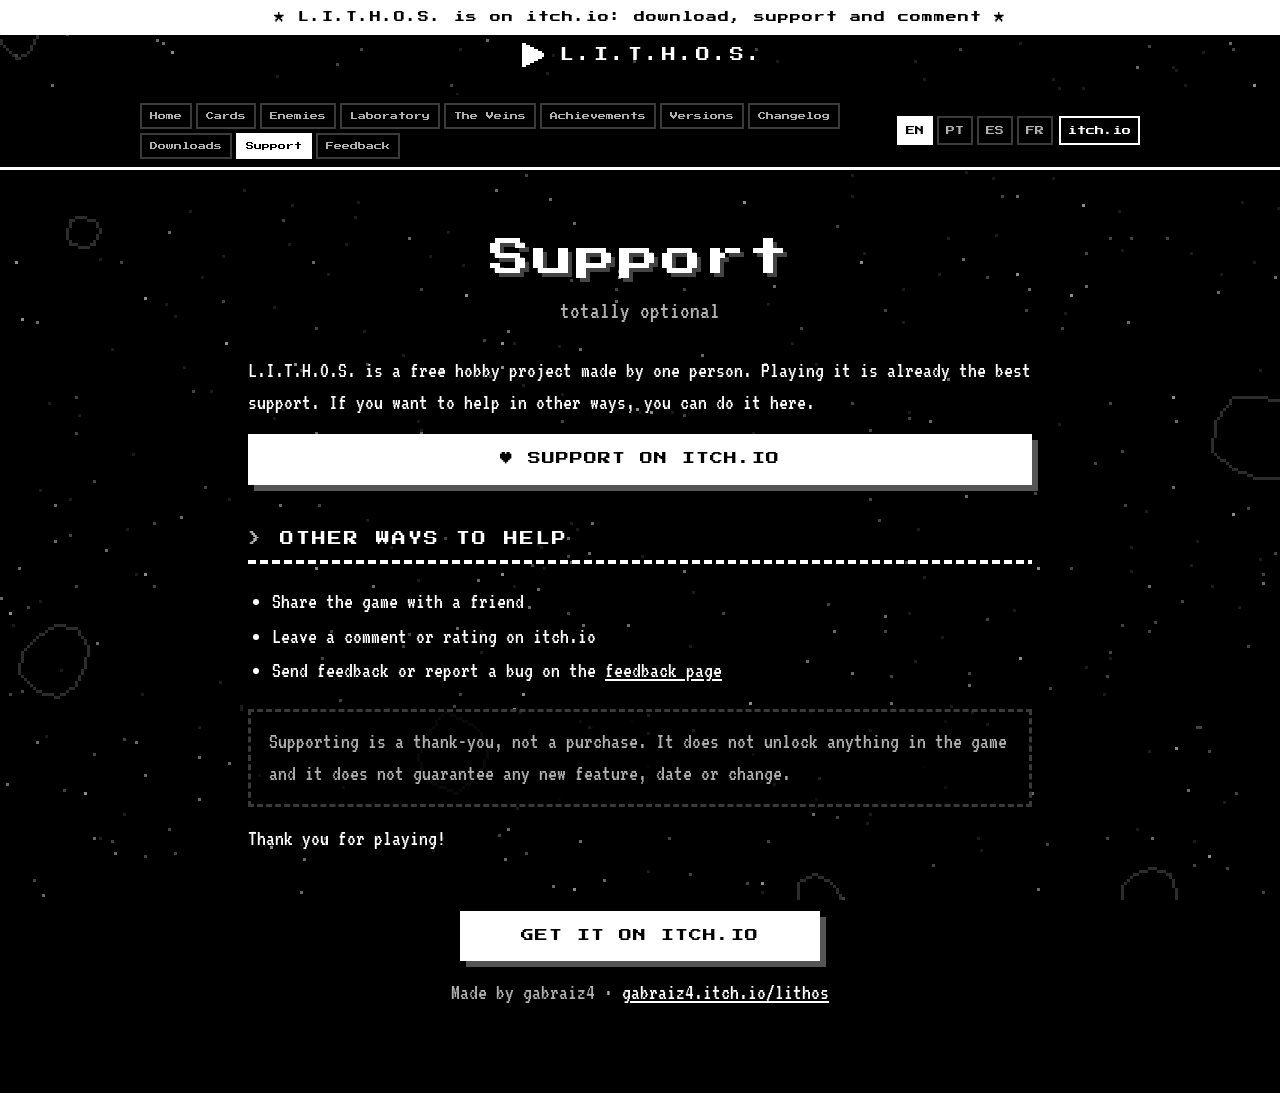
<file: support.html>
<!DOCTYPE html>
<html lang="en"><head><meta charset="utf-8">
<meta name="viewport" content="width=device-width,initial-scale=1">
<title>Support – L.I.T.H.O.S.</title>
<meta name="description" content="L.I.T.H.O.S. – a black-and-white pixel roguelike space shooter.">
<link rel="preconnect" href="https://fonts.googleapis.com"><link rel="preconnect" href="https://fonts.gstatic.com" crossorigin>
<link href="https://fonts.googleapis.com/css2?family=Press+Start+2P&family=VT323&display=swap" rel="stylesheet">
<link rel="stylesheet" href="style.css">
<script>(function(){try{var L={"en": "support.html", "pt": "pt/support.html", "es": "es/support.html", "fr": "fr/support.html"};var cur="en";var s=localStorage.getItem('siteLang');if(s&&s!==cur&&L[s]&&location.hash!=='#stay'){location.replace(L[s]);}}catch(e){}})();</script>
</head><body>
<canvas id="bg"></canvas>
<a class="itchbar" href="https://gabraiz4.itch.io/lithos">★ L.I.T.H.O.S. is on itch.io: download, support and comment ★</a>
<header class="logo"><a href="index.html"><svg class="ship" viewBox="0 0 16 16" width="32" height="32" shape-rendering="crispEdges" aria-hidden="true"><path fill="#fff" d="M13 7h1v2h-1zM11 6h2v4h-2zM9 5h2v6H9zM7 4h2v8H7zM5 3h2v10H5zM3 2h2v12H3z"/></svg><span>L.I.T.H.O.S.</span></a></header>
<div class="topbar"><div class="topin"><nav class="nav"><a href="index.html">Home</a><a href="cards.html">Cards</a><a href="enemies.html">Enemies</a><a href="lab.html">Laboratory</a><a href="veins.html">The Veins</a><a href="achievements.html">Achievements</a><a href="versions.html">Versions</a><a href="changelog.html">Changelog</a><a href="downloads.html">Downloads</a><a href="support.html" class=on>Support</a><a href="feedback.html">Feedback</a></nav><div class="tools"><span class="lang"><a href="support.html" data-l="en" class=cur title="English">EN</a><a href="pt/support.html" data-l="pt" title="Português">PT</a><a href="es/support.html" data-l="es" title="Español">ES</a><a href="fr/support.html" data-l="fr" title="Français">FR</a></span><a class="itchmini" href="https://gabraiz4.itch.io/lithos">itch.io</a></div></div></div>
<main>
<h1>Support</h1><p class="sub">totally optional</p>
<p>L.I.T.H.O.S. is a free hobby project made by one person. Playing it is already the best support. If you want to help in other ways, you can do it here.</p>
<a class="big" href="https://gabraiz4.itch.io/lithos">♥ SUPPORT ON ITCH.IO</a>
<h2>Other ways to help</h2>
<ul><li>Share the game with a friend</li><li>Leave a comment or rating on itch.io</li><li>Send feedback or report a bug on the <a href="feedback.html">feedback page</a></li></ul>
<p class="box">Supporting is a thank-you, not a purchase. It does not unlock anything in the game and it does not guarantee any new feature, date or change.</p>
<p>Thank you for playing!</p>
<footer><a class="itchbtn" href="https://gabraiz4.itch.io/lithos">GET IT ON ITCH.IO</a><p>Made by gabraiz4 · <a href="https://gabraiz4.itch.io/lithos">gabraiz4.itch.io/lithos</a></p></footer>
</main>
<script>document.querySelectorAll('.lang a').forEach(function(a){a.addEventListener('click',function(){try{localStorage.setItem('siteLang',a.dataset.l)}catch(e){}})});</script>
<script src="bg.js"></script>
</body></html>
</file>
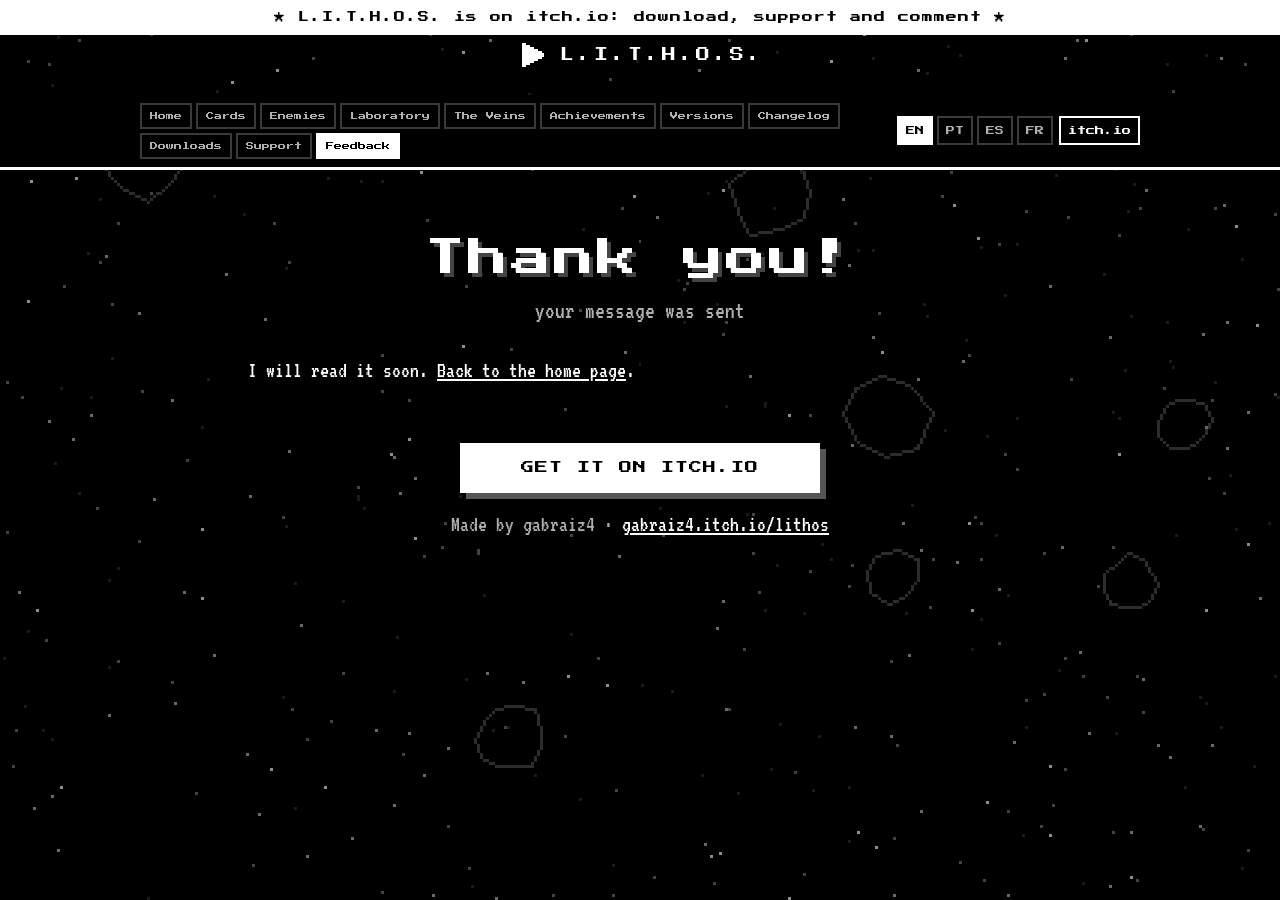
<file: thanks.html>
<!DOCTYPE html>
<html lang="en"><head><meta charset="utf-8">
<meta name="viewport" content="width=device-width,initial-scale=1">
<title>Thanks – L.I.T.H.O.S.</title>
<meta name="description" content="L.I.T.H.O.S. – a black-and-white pixel roguelike space shooter.">
<link rel="preconnect" href="https://fonts.googleapis.com"><link rel="preconnect" href="https://fonts.gstatic.com" crossorigin>
<link href="https://fonts.googleapis.com/css2?family=Press+Start+2P&family=VT323&display=swap" rel="stylesheet">
<link rel="stylesheet" href="style.css">
<script>(function(){try{var L={"en": "feedback.html", "pt": "pt/feedback.html", "es": "es/feedback.html", "fr": "fr/feedback.html"};var cur="en";var s=localStorage.getItem('siteLang');if(s&&s!==cur&&L[s]&&location.hash!=='#stay'){location.replace(L[s]);}}catch(e){}})();</script>
</head><body>
<canvas id="bg"></canvas>
<a class="itchbar" href="https://gabraiz4.itch.io/lithos">★ L.I.T.H.O.S. is on itch.io: download, support and comment ★</a>
<header class="logo"><a href="index.html"><svg class="ship" viewBox="0 0 16 16" width="32" height="32" shape-rendering="crispEdges" aria-hidden="true"><path fill="#fff" d="M13 7h1v2h-1zM11 6h2v4h-2zM9 5h2v6H9zM7 4h2v8H7zM5 3h2v10H5zM3 2h2v12H3z"/></svg><span>L.I.T.H.O.S.</span></a></header>
<div class="topbar"><div class="topin"><nav class="nav"><a href="index.html">Home</a><a href="cards.html">Cards</a><a href="enemies.html">Enemies</a><a href="lab.html">Laboratory</a><a href="veins.html">The Veins</a><a href="achievements.html">Achievements</a><a href="versions.html">Versions</a><a href="changelog.html">Changelog</a><a href="downloads.html">Downloads</a><a href="support.html">Support</a><a href="feedback.html" class=on>Feedback</a></nav><div class="tools"><span class="lang"><a href="feedback.html" data-l="en" class=cur title="English">EN</a><a href="pt/feedback.html" data-l="pt" title="Português">PT</a><a href="es/feedback.html" data-l="es" title="Español">ES</a><a href="fr/feedback.html" data-l="fr" title="Français">FR</a></span><a class="itchmini" href="https://gabraiz4.itch.io/lithos">itch.io</a></div></div></div>
<main>
<h1>Thank you!</h1><p class="sub">your message was sent</p><p>I will read it soon. <a href="index.html">Back to the home page</a>.</p>
<footer><a class="itchbtn" href="https://gabraiz4.itch.io/lithos">GET IT ON ITCH.IO</a><p>Made by gabraiz4 · <a href="https://gabraiz4.itch.io/lithos">gabraiz4.itch.io/lithos</a></p></footer>
</main>
<script>document.querySelectorAll('.lang a').forEach(function(a){a.addEventListener('click',function(){try{localStorage.setItem('siteLang',a.dataset.l)}catch(e){}})});</script>
<script src="bg.js"></script>
</body></html>
</file>
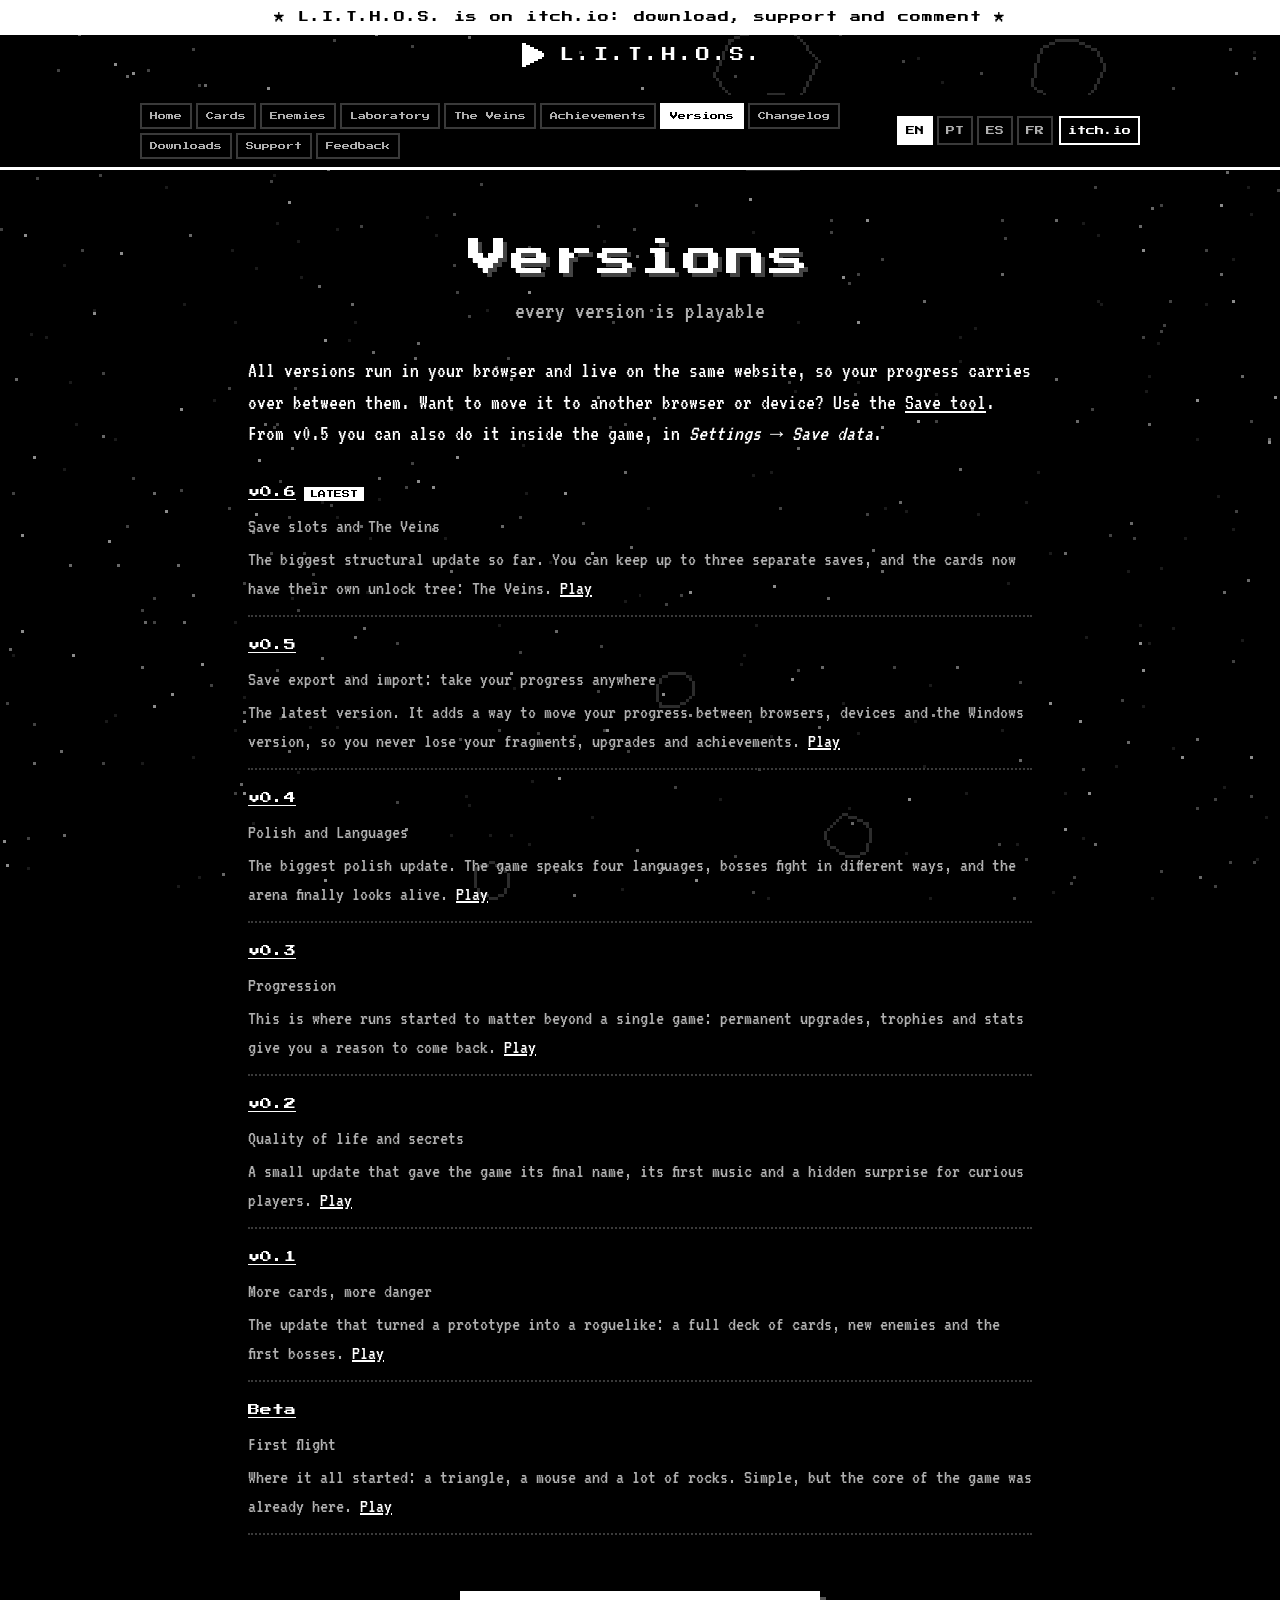
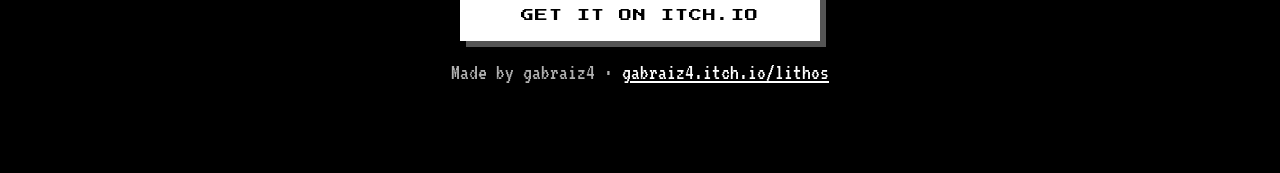
<file: versions.html>
<!DOCTYPE html>
<html lang="en"><head><meta charset="utf-8">
<meta name="viewport" content="width=device-width,initial-scale=1">
<title>Versions – L.I.T.H.O.S.</title>
<meta name="description" content="L.I.T.H.O.S. – a black-and-white pixel roguelike space shooter.">
<link rel="preconnect" href="https://fonts.googleapis.com"><link rel="preconnect" href="https://fonts.gstatic.com" crossorigin>
<link href="https://fonts.googleapis.com/css2?family=Press+Start+2P&family=VT323&display=swap" rel="stylesheet">
<link rel="stylesheet" href="style.css">
<script>(function(){try{var L={"en": "versions.html", "pt": "pt/versions.html", "es": "es/versions.html", "fr": "fr/versions.html"};var cur="en";var s=localStorage.getItem('siteLang');if(s&&s!==cur&&L[s]&&location.hash!=='#stay'){location.replace(L[s]);}}catch(e){}})();</script>
</head><body>
<canvas id="bg"></canvas>
<a class="itchbar" href="https://gabraiz4.itch.io/lithos">★ L.I.T.H.O.S. is on itch.io: download, support and comment ★</a>
<header class="logo"><a href="index.html"><svg class="ship" viewBox="0 0 16 16" width="32" height="32" shape-rendering="crispEdges" aria-hidden="true"><path fill="#fff" d="M13 7h1v2h-1zM11 6h2v4h-2zM9 5h2v6H9zM7 4h2v8H7zM5 3h2v10H5zM3 2h2v12H3z"/></svg><span>L.I.T.H.O.S.</span></a></header>
<div class="topbar"><div class="topin"><nav class="nav"><a href="index.html">Home</a><a href="cards.html">Cards</a><a href="enemies.html">Enemies</a><a href="lab.html">Laboratory</a><a href="veins.html">The Veins</a><a href="achievements.html">Achievements</a><a href="versions.html" class=on>Versions</a><a href="changelog.html">Changelog</a><a href="downloads.html">Downloads</a><a href="support.html">Support</a><a href="feedback.html">Feedback</a></nav><div class="tools"><span class="lang"><a href="versions.html" data-l="en" class=cur title="English">EN</a><a href="pt/versions.html" data-l="pt" title="Português">PT</a><a href="es/versions.html" data-l="es" title="Español">ES</a><a href="fr/versions.html" data-l="fr" title="Français">FR</a></span><a class="itchmini" href="https://gabraiz4.itch.io/lithos">itch.io</a></div></div></div>
<main>
<h1>Versions</h1><p class="sub">every version is playable</p>
<p>All versions run in your browser and live on the same website, so your progress carries over between them. Want to move it to another browser or device? Use the <a href="save.html">Save tool</a>. From v0.5 you can also do it inside the game, in <i>Settings → Save data</i>.</p>
<div class="ver"><b><a href="versions/v0.6.html">v0.6</a></b><span class=new>LATEST</span><small>Save slots and The Veins</small><small class="mid">The biggest structural update so far. You can keep up to three separate saves, and the cards now have their own unlock tree: The Veins. <a href="play/v0.6/index.html">Play</a></small></div>
<div class="ver"><b><a href="versions/v0.5.html">v0.5</a></b><small>Save export and import: take your progress anywhere</small><small class="mid">The latest version. It adds a way to move your progress between browsers, devices and the Windows version, so you never lose your fragments, upgrades and achievements. <a href="play/v0.6/index.html">Play</a></small></div>
<div class="ver"><b><a href="versions/v0.4.html">v0.4</a></b><small>Polish and Languages</small><small class="mid">The biggest polish update. The game speaks four languages, bosses fight in different ways, and the arena finally looks alive. <a href="play/v0.4/index.html">Play</a></small></div>
<div class="ver"><b><a href="versions/v0.3.html">v0.3</a></b><small>Progression</small><small class="mid">This is where runs started to matter beyond a single game: permanent upgrades, trophies and stats give you a reason to come back. <a href="play/v0.3/index.html">Play</a></small></div>
<div class="ver"><b><a href="versions/v0.2.html">v0.2</a></b><small>Quality of life and secrets</small><small class="mid">A small update that gave the game its final name, its first music and a hidden surprise for curious players. <a href="play/v0.2/index.html">Play</a></small></div>
<div class="ver"><b><a href="versions/v0.1.html">v0.1</a></b><small>More cards, more danger</small><small class="mid">The update that turned a prototype into a roguelike: a full deck of cards, new enemies and the first bosses. <a href="play/v0.1/index.html">Play</a></small></div>
<div class="ver"><b><a href="versions/BETA.html">Beta</a></b><small>First flight</small><small class="mid">Where it all started: a triangle, a mouse and a lot of rocks. Simple, but the core of the game was already here. <a href="play/BETA/index.html">Play</a></small></div>

<footer><a class="itchbtn" href="https://gabraiz4.itch.io/lithos">GET IT ON ITCH.IO</a><p>Made by gabraiz4 · <a href="https://gabraiz4.itch.io/lithos">gabraiz4.itch.io/lithos</a></p></footer>
</main>
<script>document.querySelectorAll('.lang a').forEach(function(a){a.addEventListener('click',function(){try{localStorage.setItem('siteLang',a.dataset.l)}catch(e){}})});</script>
<script src="bg.js"></script>
</body></html>
</file>
<file: style.css>
:root{--bg:#000;--fg:#fff;--mid:#b0b0b0;--line:#3a3a3a;--dim:#161616;--c0:#9a9a9a;--c1:#5b8dff;--c2:#b574ff;--c3:#ffd23c}
*{box-sizing:border-box}
html{scroll-behavior:smooth}
body{margin:0;background:var(--bg);color:var(--fg);font:22px/1.45 "VT323","Courier New",monospace;position:relative}
#bg{position:fixed;inset:0;width:100vw;height:100vh;z-index:0;image-rendering:pixelated;opacity:.55;pointer-events:none}
.itchbar,main{position:relative;z-index:1}
.itchbar{display:block;background:var(--fg);color:var(--bg);text-align:center;text-decoration:none;font:11px/1 "Press Start 2P","Courier New",monospace;padding:12px 8px;letter-spacing:1px}
.itchbar:hover{background:#d8d8d8;color:var(--bg)}
main{max-width:820px;margin:0 auto;padding:22px 18px 70px}
h1,h2,h3,.px{font-family:"Press Start 2P","Courier New",monospace;font-weight:400}
h1{font-size:clamp(22px,6vw,40px);letter-spacing:3px;margin:18px 0 10px;text-align:center;text-shadow:4px 4px 0 #444;line-height:1.3}
.sub{text-align:center;color:var(--mid);margin:0 0 26px;font-size:24px}
h2{font-size:14px;margin:44px 0 16px;letter-spacing:2px;text-transform:uppercase;line-height:1.5}
h2::before{content:"> ";color:var(--mid)}
h2::after{content:"";display:block;height:4px;margin-top:10px;background:repeating-linear-gradient(90deg,var(--fg) 0 8px,transparent 8px 12px)}
h3{font-size:12px;margin:0 0 8px;line-height:1.5}
p{margin:0 0 14px}
a{color:var(--fg)}a:hover{background:var(--fg);color:var(--bg)}
.logo{text-align:center;margin-top:4px}
.logo a{display:inline-flex;align-items:center;gap:12px;text-decoration:none;font:14px/1 "Press Start 2P",monospace;letter-spacing:3px}
.logo a:hover{background:none;color:var(--fg)}
.ship{animation:spin 6s steps(8) infinite}
@keyframes spin{to{transform:rotate(360deg)}}
.nav{display:flex;flex-wrap:wrap;justify-content:center;gap:6px 6px;margin:18px 0 26px}
.nav a{font:9px/1 "Press Start 2P",monospace;text-decoration:none;color:var(--mid);padding:8px 9px;border:2px solid var(--line)}
.nav a:hover{background:var(--fg);color:var(--bg);border-color:var(--fg)}
.nav a.on{color:var(--fg);border-color:var(--fg)}
.btn,.big,.itchbtn,button{display:block;text-align:center;font:13px/1.4 "Press Start 2P",monospace;letter-spacing:1px;text-decoration:none;color:var(--bg);background:var(--fg);border:0;padding:16px 18px;margin:16px 0;box-shadow:6px 6px 0 #555;cursor:pointer;transition:transform .05s}
.big:hover,.itchbtn:hover,button:hover,.btn:hover{background:var(--fg);color:var(--bg);transform:translate(3px,3px);box-shadow:3px 3px 0 #555}
.big.alt,.btn.alt{background:var(--bg);color:var(--fg);border:3px solid var(--fg);box-shadow:6px 6px 0 #555}
.big.alt:hover,.btn.alt:hover{background:var(--fg);color:var(--bg)}
.row{display:grid;grid-template-columns:1fr 1fr;gap:6px 22px}
@media(max-width:640px){.row{grid-template-columns:1fr}}
.panel,.card,.box{border:3px solid var(--line);background:rgba(0,0,0,.78);padding:14px 18px;margin:0 0 16px;position:relative}
.panel::before,.card::before{content:"";position:absolute;top:-3px;left:-3px;width:10px;height:10px;background:var(--bg);border-right:3px solid var(--fg);border-bottom:3px solid var(--fg);opacity:.6}
.card.r1{border-color:var(--c1)}.card.r2{border-color:var(--c2)}.card.r3{border-color:var(--c3)}.card.r0{border-color:#6a6a6a}
.card .tag{font:9px/1 "Press Start 2P",monospace}.r0 .tag{color:var(--c0)}.r1 .tag{color:var(--c1)}.r2 .tag{color:var(--c2)}.r3 .tag{color:var(--c3)}
.card p{margin:6px 0}.tip{color:var(--mid);font-size:20px}
.box{border-style:dashed;color:var(--mid)}
ul.links{list-style:none;padding:0;margin:0}
ul.links li{padding:7px 0 7px 22px;border-bottom:2px dotted var(--line);position:relative}
ul.links li::before{content:"▶";position:absolute;left:0;font-size:14px;top:11px;color:var(--mid)}
ul.links span,.mid{color:var(--mid);font-size:20px}
ul,ol{padding-left:24px}li{margin:3px 0}
.gal{display:grid;grid-template-columns:repeat(auto-fill,minmax(230px,1fr));gap:14px}
.gal img{width:100%;display:block;image-rendering:pixelated;border:3px solid var(--line)}
.gal a:hover{background:none}.gal a:hover img{border-color:var(--fg)}
.ver{padding:12px 0;border-bottom:2px dotted var(--line)}.ver b{font:12px "Press Start 2P",monospace}.ver small{color:var(--mid);display:block;font-size:20px;margin-top:4px}
.new{background:var(--fg);color:var(--bg);padding:3px 6px;font:8px "Press Start 2P",monospace;margin-left:8px;vertical-align:middle}
table{border-collapse:collapse;width:100%;margin:8px 0 18px;background:rgba(0,0,0,.7)}
td,th{border:2px solid var(--line);padding:6px 10px;text-align:left;vertical-align:top}
th{color:var(--mid);font:9px "Press Start 2P",monospace;font-weight:400}
code{background:var(--dim);border:1px solid var(--line);padding:0 6px}
label{display:block;margin:16px 0 4px;color:var(--mid)}
input,select,textarea{width:100%;background:#000;color:#fff;border:3px solid var(--fg);padding:8px;font:inherit}
.bar{height:16px;border:3px solid var(--fg);margin:6px 0 16px}.bar i{display:block;height:100%;background:var(--fg)}
footer{margin-top:56px;text-align:center;color:var(--mid)}
footer .itchbtn{max-width:360px;margin:0 auto 16px}
.hero{text-align:center;padding:10px 0 6px}
.hero .ship{width:64px;height:64px;margin:0 auto 6px;display:block}
@media(prefers-reduced-motion:reduce){.ship{animation:none}}

.cardrow{display:flex;gap:16px;align-items:flex-start}
.cardrow>div{min-width:0}
.cicon{flex:0 0 72px;width:72px;height:72px;image-rendering:pixelated;border:3px solid #6a6a6a;padding:4px;background:#000;box-sizing:content-box}
.card.r1 .cicon{border-color:var(--c1)}.card.r2 .cicon{border-color:var(--c2)}.card.r3 .cicon{border-color:var(--c3)}
@media(max-width:520px){.cardrow{flex-direction:column}}
.eimg{image-rendering:pixelated;display:block;max-width:100%;height:auto;border:3px solid #2a2a2a}
.aart{display:flex;gap:8px;align-items:flex-end;flex:0 0 auto}
.eart{flex:0 0 320px}.eart .eimg{width:320px}
.cardrow.big{flex-wrap:wrap}
.card.lab .tag{color:#9a9a9a}
.bname{font-size:18px;letter-spacing:2px;margin-bottom:10px}
.cap{font:9px 'Press Start 2P',monospace;color:#b0b0b0;margin:8px 0 0;letter-spacing:1px}
.card.ach h3{font-size:11px}

.cardrow{display:flex;gap:16px;align-items:flex-start}.cardrow>div{min-width:0}
.cicon{flex:0 0 72px;width:72px;height:72px;image-rendering:pixelated;border:3px solid #6a6a6a;padding:4px;background:#000;box-sizing:content-box}
.card.r1 .cicon{border-color:var(--c1)}.card.r2 .cicon{border-color:var(--c2)}.card.r3 .cicon{border-color:var(--c3)}
@media(max-width:520px){.cardrow{flex-direction:column}}
.eimg{image-rendering:pixelated;display:block;max-width:100%;height:auto;border:3px solid #2a2a2a}
.aart{display:flex;gap:8px;align-items:flex-end;flex:0 0 auto}.eart{flex:0 0 240px}.eart .eimg{width:240px}.cardrow.big{flex-wrap:wrap}
.card.lab .tag{color:#9a9a9a}
.bname{font-size:18px;letter-spacing:2px;margin-bottom:10px;color:#b4b4b4}
.cap{font:9px 'Press Start 2P',monospace;color:#b0b0b0;margin:8px 0 0;letter-spacing:1px}
.card.ach h3{font-size:11px}
/* sticky menu */
.cardrow.big>div:last-child{flex:1 1 260px;text-align:left}.cardrow>div:last-child{text-align:left}

#lb{position:fixed;inset:0;background:rgba(0,0,0,.96);display:none;align-items:center;justify-content:center;z-index:99}
#lb.on{display:flex}body.lbopen .topbar,body.lbopen .itchbar{visibility:hidden}main{z-index:60!important}#lb figure{margin:0;max-width:92vw;text-align:center}
#lb img{max-width:92vw;max-height:80vh;border:2px solid #fff;display:block;margin:0 auto}
#lb figcaption{margin-top:14px;font:11px 'Press Start 2P',monospace;color:#ccc;display:flex;gap:18px;justify-content:center;flex-wrap:wrap}
#lb figcaption #lbc{color:#fff}
.lbn,.lbx{position:absolute;background:#000;color:#fff;border:2px solid #fff;font:24px/1 'Press Start 2P',monospace;cursor:pointer;padding:12px 16px}
.lbn:hover,.lbx:hover{background:#fff;color:#000}.lbp{left:16px;top:50%}.lbq{right:16px;top:50%}.lbx{right:16px;top:16px;font-size:16px}
@media(max-width:600px){.lbn{top:auto;bottom:16px}}

.gal{max-width:760px;margin:0 auto;display:grid;grid-template-columns:repeat(auto-fill,minmax(150px,1fr));gap:10px}
.gal figure{margin:0}.gal img{width:100%;height:auto;display:block;border:2px solid #333;image-rendering:auto}
.gal a:hover img{border-color:#fff}.gal figcaption{font:7px/1.5 'Press Start 2P',monospace;color:#999;margin-top:5px}
.card p{color:#b4b4b4}.card .tip{color:#8f8f8f}.card h3{color:#fff}.card h3.bname{color:#b4b4b4}

.topbar{position:sticky;top:0;z-index:100;background:#000;border-bottom:3px solid var(--fg);margin:14px -16px 22px;padding:8px 16px}
.topin{display:flex;align-items:center;gap:10px;max-width:1000px;margin:0 auto}
.topbar .nav{flex:1;margin:0;flex-wrap:wrap;justify-content:flex-start;gap:4px;overflow:visible}
.topbar .nav a{white-space:nowrap;padding:7px 8px;font-size:8px}
.tools{display:flex;gap:6px;align-items:center;flex:0 0 auto}
.lang{display:flex;gap:4px}
.lang a,.itchmini{font:9px/1 "Press Start 2P",monospace;text-decoration:none;color:var(--mid);padding:8px 7px;border:2px solid var(--line);background:#000}
.lang a.cur{background:var(--fg);color:#000;border-color:var(--fg)}
.lang a:hover,.itchmini:hover{background:var(--fg);color:#000;border-color:var(--fg)}
.itchmini{color:var(--fg);border-color:var(--fg)}
/* hover fix: current page keeps readable colors */
.nav a.on{background:var(--fg);color:#000;border-color:var(--fg)}
.nav a.on:hover{background:var(--fg);color:#000}
.logo a:hover{background:none;color:var(--fg)}
@media(max-width:700px){.topin{flex-direction:column;align-items:stretch}.tools{justify-content:space-between}}
textarea,select,input{max-width:100%}
.row button{font:10px "Press Start 2P",monospace;padding:12px;border:3px solid var(--fg);background:#000;color:var(--fg);cursor:pointer}
.row button:hover{background:var(--fg);color:#000}
</file>
